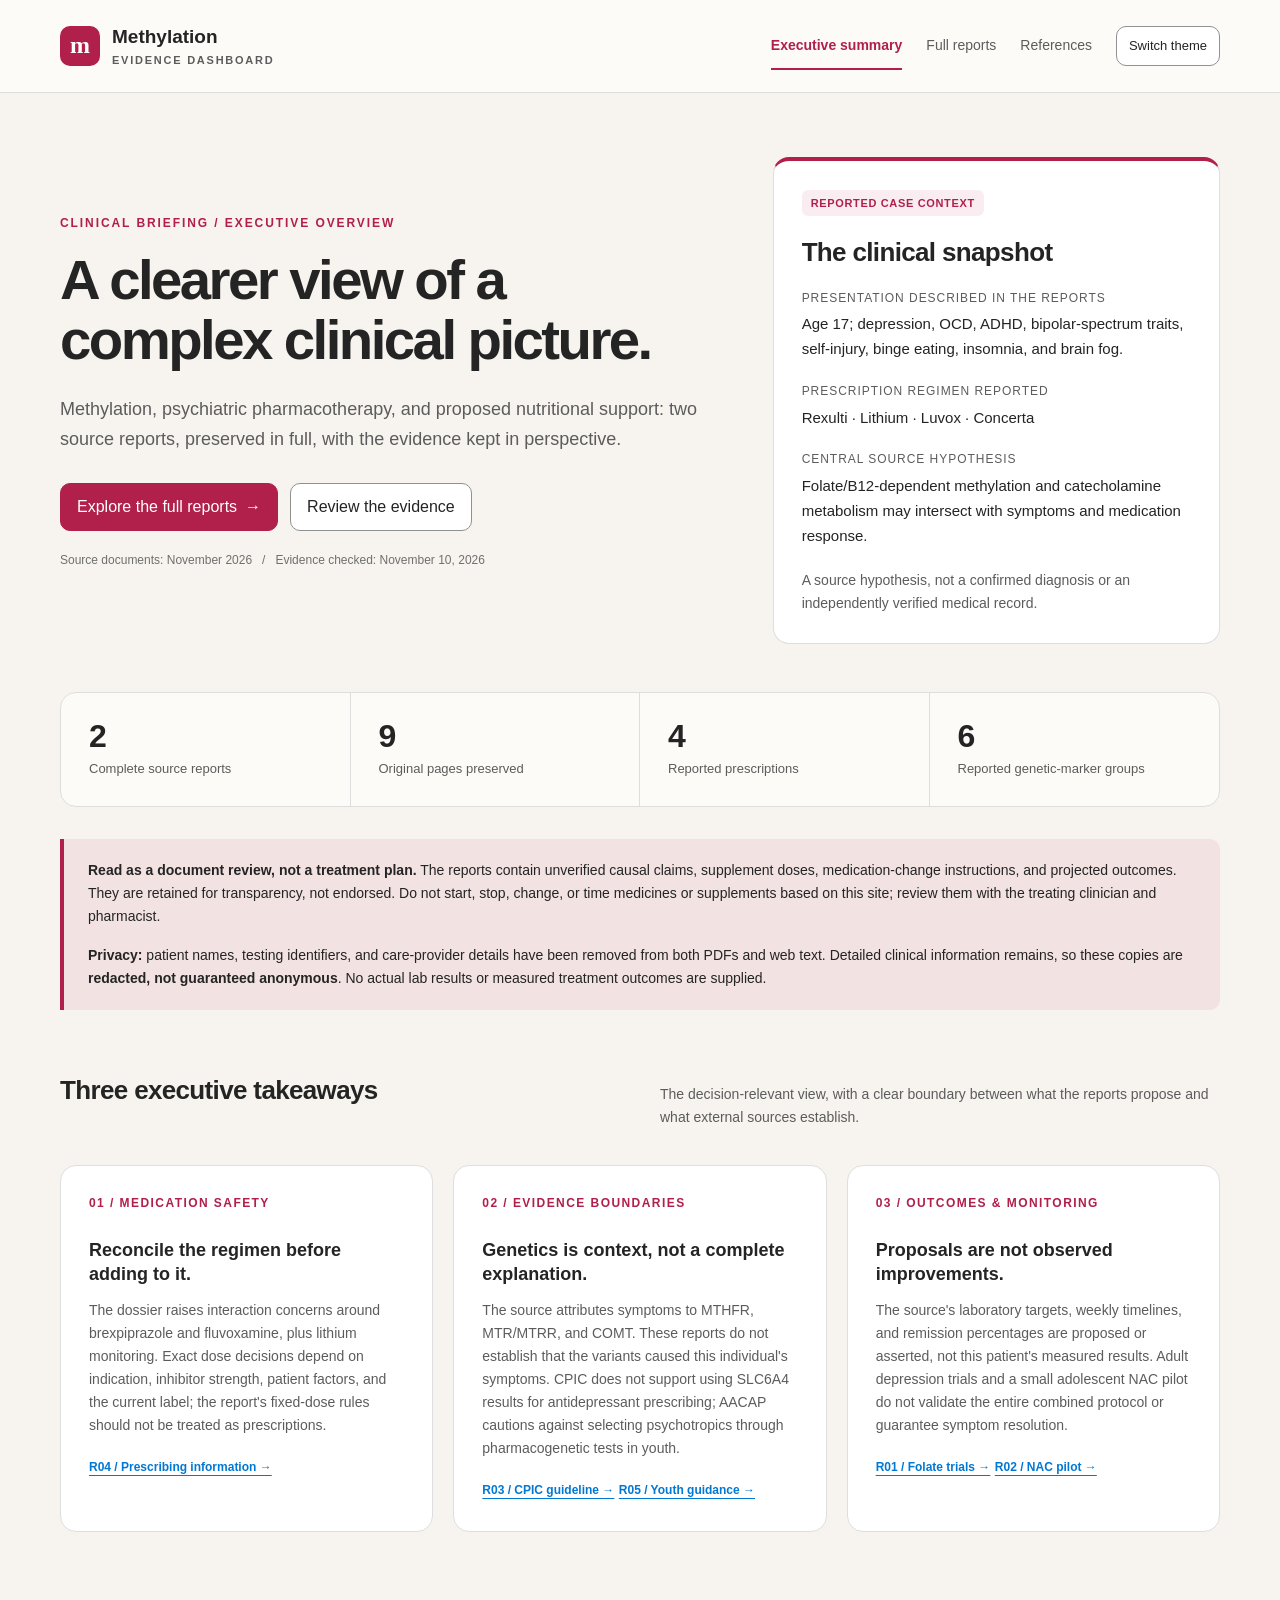
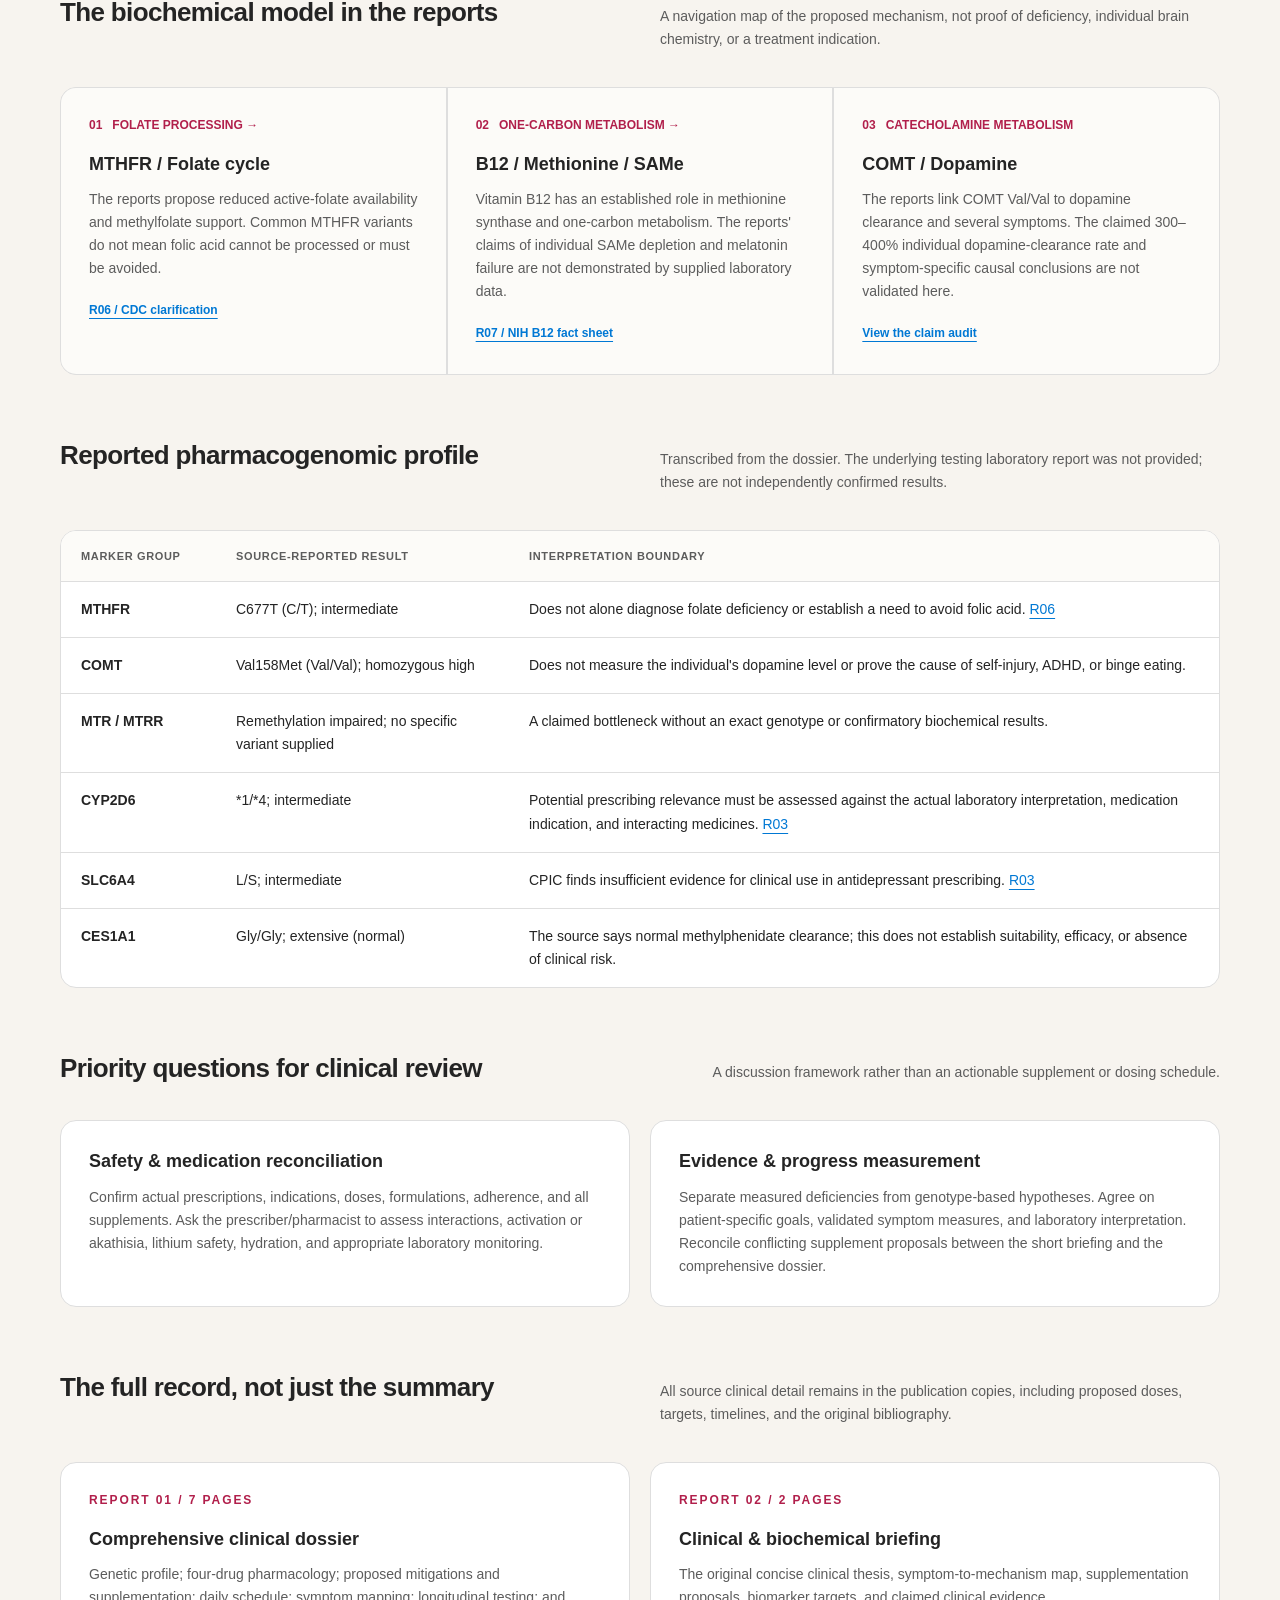
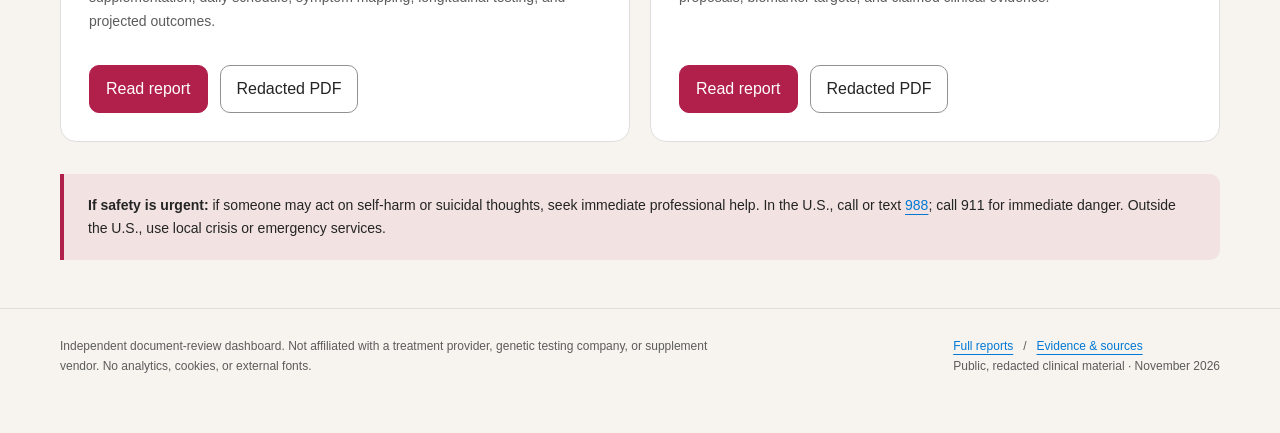
<file: index.html>
<!doctype html>
<html lang="en">
<head>
  <meta charset="utf-8">
  <meta name="viewport" content="width=device-width, initial-scale=1">
  <meta name="referrer" content="no-referrer">
  <meta name="robots" content="noindex, nofollow, noarchive">
  <meta name="description" content="Executive summary, complete redacted clinical briefings, and an independently linked evidence reference library.">
  <title>Executive Summary | Methylation Evidence Dashboard</title>
  <script>
    (() => {
      const param = new URLSearchParams(window.location.search).get("scoutTheme");
      const theme =
        param || (window.matchMedia("(prefers-color-scheme: dark)").matches ? "dark" : "light");
      document.documentElement.setAttribute("data-theme", theme);
    })();
  </script>
  <link rel="stylesheet" href="styles.css?v=pdf-original-2">
  <script src="app.js?v=pdf-original-2" defer></script>
</head>
<body>
  <a class="skip" href="#main">Skip to content</a>
  <header><div class="shell topbar">
    <a class="brand" href="index.html"><span class="brand-icon" aria-hidden="true">m</span><span>Methylation<span><small>Evidence dashboard</small></span></span></a>
    <nav aria-label="Main navigation"><a href="index.html" aria-current="page">Executive summary</a><a href="reports.html">Full reports</a><a href="references.html">References</a><button class="theme-toggle" type="button" aria-label="Switch color theme">Switch theme</button></nav>
  </div></header>
  <main id="main" class="shell">
    <div class="hero">
      <div>
        <p class="eyebrow">Clinical briefing / Executive overview</p>
        <h1>A clearer view of a complex clinical picture.</h1>
        <p class="lede">Methylation, psychiatric pharmacotherapy, and proposed nutritional support: two source reports, preserved in full, with the evidence kept in perspective.</p>
        <div class="actions"><a class="button primary" href="reports.html">Explore the full reports <span aria-hidden="true">&rarr;</span></a><a class="button" href="references.html">Review the evidence</a></div>
        <p class="meta">Source documents: November 2026 &nbsp; / &nbsp; Evidence checked: November 10, 2026</p>
      </div>
      <aside class="card snapshot" aria-labelledby="snapshot-heading">
        <span class="pill">Reported case context</span>
        <h2 id="snapshot-heading" style="margin-top:20px">The clinical snapshot</h2>
        <dl>
          <dt>Presentation described in the reports</dt><dd>Age 17; depression, OCD, ADHD, bipolar-spectrum traits, self-injury, binge eating, insomnia, and brain fog.</dd>
          <dt>Prescription regimen reported</dt><dd>Rexulti &middot; Lithium &middot; Luvox &middot; Concerta</dd>
          <dt>Central source hypothesis</dt><dd>Folate/B12-dependent methylation and catecholamine metabolism may intersect with symptoms and medication response.</dd>
        </dl>
        <p class="fine" style="margin-top:20px">A source hypothesis, not a confirmed diagnosis or an independently verified medical record.</p>
      </aside>
    </div>
    <div class="stats" aria-label="Document coverage">
      <div class="stat"><strong>2</strong><span>Complete source reports</span></div>
      <div class="stat"><strong>9</strong><span>Original pages preserved</span></div>
      <div class="stat"><strong>4</strong><span>Reported prescriptions</span></div>
      <div class="stat"><strong>6</strong><span>Reported genetic-marker groups</span></div>
    </div>
    <aside class="notice" aria-label="Important medical and privacy context">
      <p><strong>Read as a document review, not a treatment plan.</strong> The reports contain unverified causal claims, supplement doses, medication-change instructions, and projected outcomes. They are retained for transparency, not endorsed. Do not start, stop, change, or time medicines or supplements based on this site; review them with the treating clinician and pharmacist.</p>
      <p><strong>Privacy:</strong> patient names, testing identifiers, and care-provider details have been removed from both PDFs and web text. Detailed clinical information remains, so these copies are <strong>redacted, not guaranteed anonymous</strong>. No actual lab results or measured treatment outcomes are supplied.</p>
    </aside>
    <section class="section" aria-labelledby="takeaways">
      <div class="section-heading"><h2 id="takeaways">Three executive takeaways</h2><p>The decision-relevant view, with a clear boundary between what the reports propose and what external sources establish.</p></div>
      <div class="grid three">
        <article class="card"><div class="number">01 / MEDICATION SAFETY</div><h3>Reconcile the regimen before adding to it.</h3><p>The dossier raises interaction concerns around brexpiprazole and fluvoxamine, plus lithium monitoring. Exact dose decisions depend on indication, inhibitor strength, patient factors, and the current label; the report's fixed-dose rules should not be treated as prescriptions.</p><a class="cite" href="references.html#R04">R04 / Prescribing information &rarr;</a></article>
        <article class="card"><div class="number">02 / EVIDENCE BOUNDARIES</div><h3>Genetics is context, not a complete explanation.</h3><p>The source attributes symptoms to MTHFR, MTR/MTRR, and COMT. These reports do not establish that the variants caused this individual's symptoms. CPIC does not support using SLC6A4 results for antidepressant prescribing; AACAP cautions against selecting psychotropics through pharmacogenetic tests in youth.</p><a class="cite" href="references.html#R03">R03 / CPIC guideline &rarr;</a> <a class="cite" href="references.html#R05">R05 / Youth guidance &rarr;</a></article>
        <article class="card"><div class="number">03 / OUTCOMES &amp; MONITORING</div><h3>Proposals are not observed improvements.</h3><p>The source's laboratory targets, weekly timelines, and remission percentages are proposed or asserted, not this patient's measured results. Adult depression trials and a small adolescent NAC pilot do not validate the entire combined protocol or guarantee symptom resolution.</p><a class="cite" href="references.html#R01">R01 / Folate trials &rarr;</a> <a class="cite" href="references.html#R02">R02 / NAC pilot &rarr;</a></article>
      </div>
    </section>
    <section class="section" aria-labelledby="pathway-heading">
      <div class="section-heading"><h2 id="pathway-heading">The biochemical model in the reports</h2><p>A navigation map of the proposed mechanism, not proof of deficiency, individual brain chemistry, or a treatment indication.</p></div>
      <div class="pathway">
        <div><p class="step">01 &nbsp; FOLATE PROCESSING &rarr;</p><h3>MTHFR / Folate cycle</h3><p>The reports propose reduced active-folate availability and methylfolate support. Common MTHFR variants do not mean folic acid cannot be processed or must be avoided.</p><a class="cite" href="references.html#R06">R06 / CDC clarification</a></div>
        <div><p class="step">02 &nbsp; ONE-CARBON METABOLISM &rarr;</p><h3>B12 / Methionine / SAMe</h3><p>Vitamin B12 has an established role in methionine synthase and one-carbon metabolism. The reports' claims of individual SAMe depletion and melatonin failure are not demonstrated by supplied laboratory data.</p><a class="cite" href="references.html#R07">R07 / NIH B12 fact sheet</a></div>
        <div><p class="step">03 &nbsp; CATECHOLAMINE METABOLISM</p><h3>COMT / Dopamine</h3><p>The reports link COMT Val/Val to dopamine clearance and several symptoms. The claimed 300&ndash;400% individual dopamine-clearance rate and symptom-specific causal conclusions are not validated here.</p><a class="cite" href="references.html#claim-audit">View the claim audit</a></div>
      </div>
    </section>
    <section class="section" aria-labelledby="genetics-heading">
      <div class="section-heading"><h2 id="genetics-heading">Reported pharmacogenomic profile</h2><p>Transcribed from the dossier. The underlying testing laboratory report was not provided; these are not independently confirmed results.</p></div>
      <div class="table-wrap"><table>
        <thead><tr><th scope="col">Marker group</th><th scope="col">Source-reported result</th><th scope="col">Interpretation boundary</th></tr></thead>
        <tbody>
          <tr><td>MTHFR</td><td>C677T (C/T); intermediate</td><td>Does not alone diagnose folate deficiency or establish a need to avoid folic acid. <a href="references.html#R06">R06</a></td></tr>
          <tr><td>COMT</td><td>Val158Met (Val/Val); homozygous high</td><td>Does not measure the individual's dopamine level or prove the cause of self-injury, ADHD, or binge eating.</td></tr>
          <tr><td>MTR / MTRR</td><td>Remethylation impaired; no specific variant supplied</td><td>A claimed bottleneck without an exact genotype or confirmatory biochemical results.</td></tr>
          <tr><td>CYP2D6</td><td>*1/*4; intermediate</td><td>Potential prescribing relevance must be assessed against the actual laboratory interpretation, medication indication, and interacting medicines. <a href="references.html#R03">R03</a></td></tr>
          <tr><td>SLC6A4</td><td>L/S; intermediate</td><td>CPIC finds insufficient evidence for clinical use in antidepressant prescribing. <a href="references.html#R03">R03</a></td></tr>
          <tr><td>CES1A1</td><td>Gly/Gly; extensive (normal)</td><td>The source says normal methylphenidate clearance; this does not establish suitability, efficacy, or absence of clinical risk.</td></tr>
        </tbody>
      </table></div>
    </section>
    <section class="section" aria-labelledby="review-heading">
      <div class="section-heading"><h2 id="review-heading">Priority questions for clinical review</h2><p>A discussion framework rather than an actionable supplement or dosing schedule.</p></div>
      <div class="grid two">
        <div class="card"><h3>Safety &amp; medication reconciliation</h3><p>Confirm actual prescriptions, indications, doses, formulations, adherence, and all supplements. Ask the prescriber/pharmacist to assess interactions, activation or akathisia, lithium safety, hydration, and appropriate laboratory monitoring.</p></div>
        <div class="card"><h3>Evidence &amp; progress measurement</h3><p>Separate measured deficiencies from genotype-based hypotheses. Agree on patient-specific goals, validated symptom measures, and laboratory interpretation. Reconcile conflicting supplement proposals between the short briefing and the comprehensive dossier.</p></div>
      </div>
    </section>
    <section class="section" aria-labelledby="documents-heading">
      <div class="section-heading"><h2 id="documents-heading">The full record, not just the summary</h2><p>All source clinical detail remains in the publication copies, including proposed doses, targets, timelines, and the original bibliography.</p></div>
      <div class="grid two">
        <article class="card report-card"><span class="eyebrow">Report 01 / 7 pages</span><h3>Comprehensive clinical dossier</h3><p>Genetic profile; four-drug pharmacology; proposed mitigations and supplementation; daily schedule; symptom mapping; longitudinal testing; and projected outcomes.</p><div class="actions"><a class="button primary" href="reports.html?report=report-1">Read report</a><a class="button" href="downloads/report-1.pdf" download>Redacted PDF</a></div></article>
        <article class="card report-card"><span class="eyebrow">Report 02 / 2 pages</span><h3>Clinical &amp; biochemical briefing</h3><p>The original concise clinical thesis, symptom-to-mechanism map, supplementation proposals, biomarker targets, and claimed clinical evidence.</p><div class="actions"><a class="button primary" href="reports.html?report=report-2">Read report</a><a class="button" href="downloads/report-2.pdf" download>Redacted PDF</a></div></article>
      </div>
    </section>
    <aside class="notice"><p><strong>If safety is urgent:</strong> if someone may act on self-harm or suicidal thoughts, seek immediate professional help. In the U.S., call or text <a href="https://988lifeline.org/" rel="noreferrer">988</a>; call 911 for immediate danger. Outside the U.S., use local crisis or emergency services.</p></aside>
  </main>
  <footer><div class="shell footer-row"><p>Independent document-review dashboard. Not affiliated with a treatment provider, genetic testing company, or supplement vendor. No analytics, cookies, or external fonts.</p><p><a href="reports.html">Full reports</a> &nbsp; / &nbsp; <a href="references.html">Evidence &amp; sources</a><br>Public, redacted clinical material &middot; November 2026</p></div></footer>
</body>
</html>
</file>
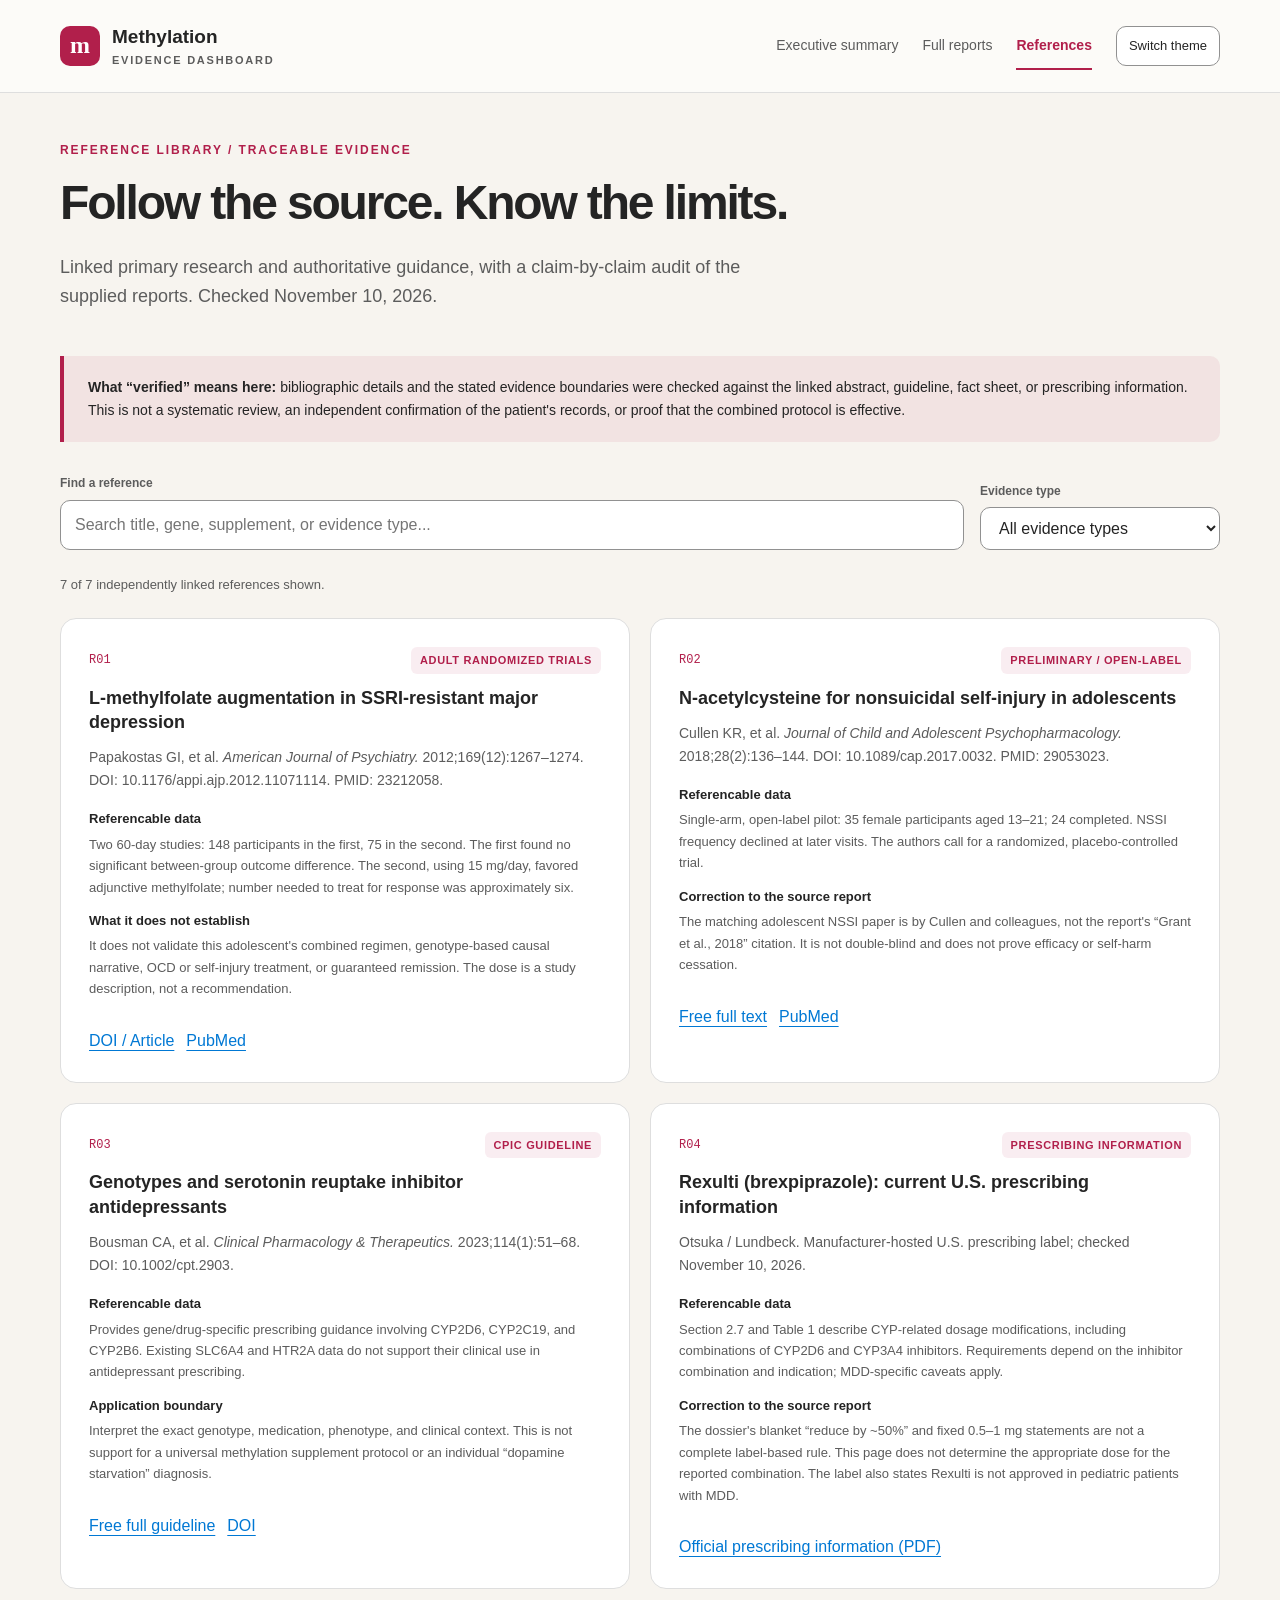
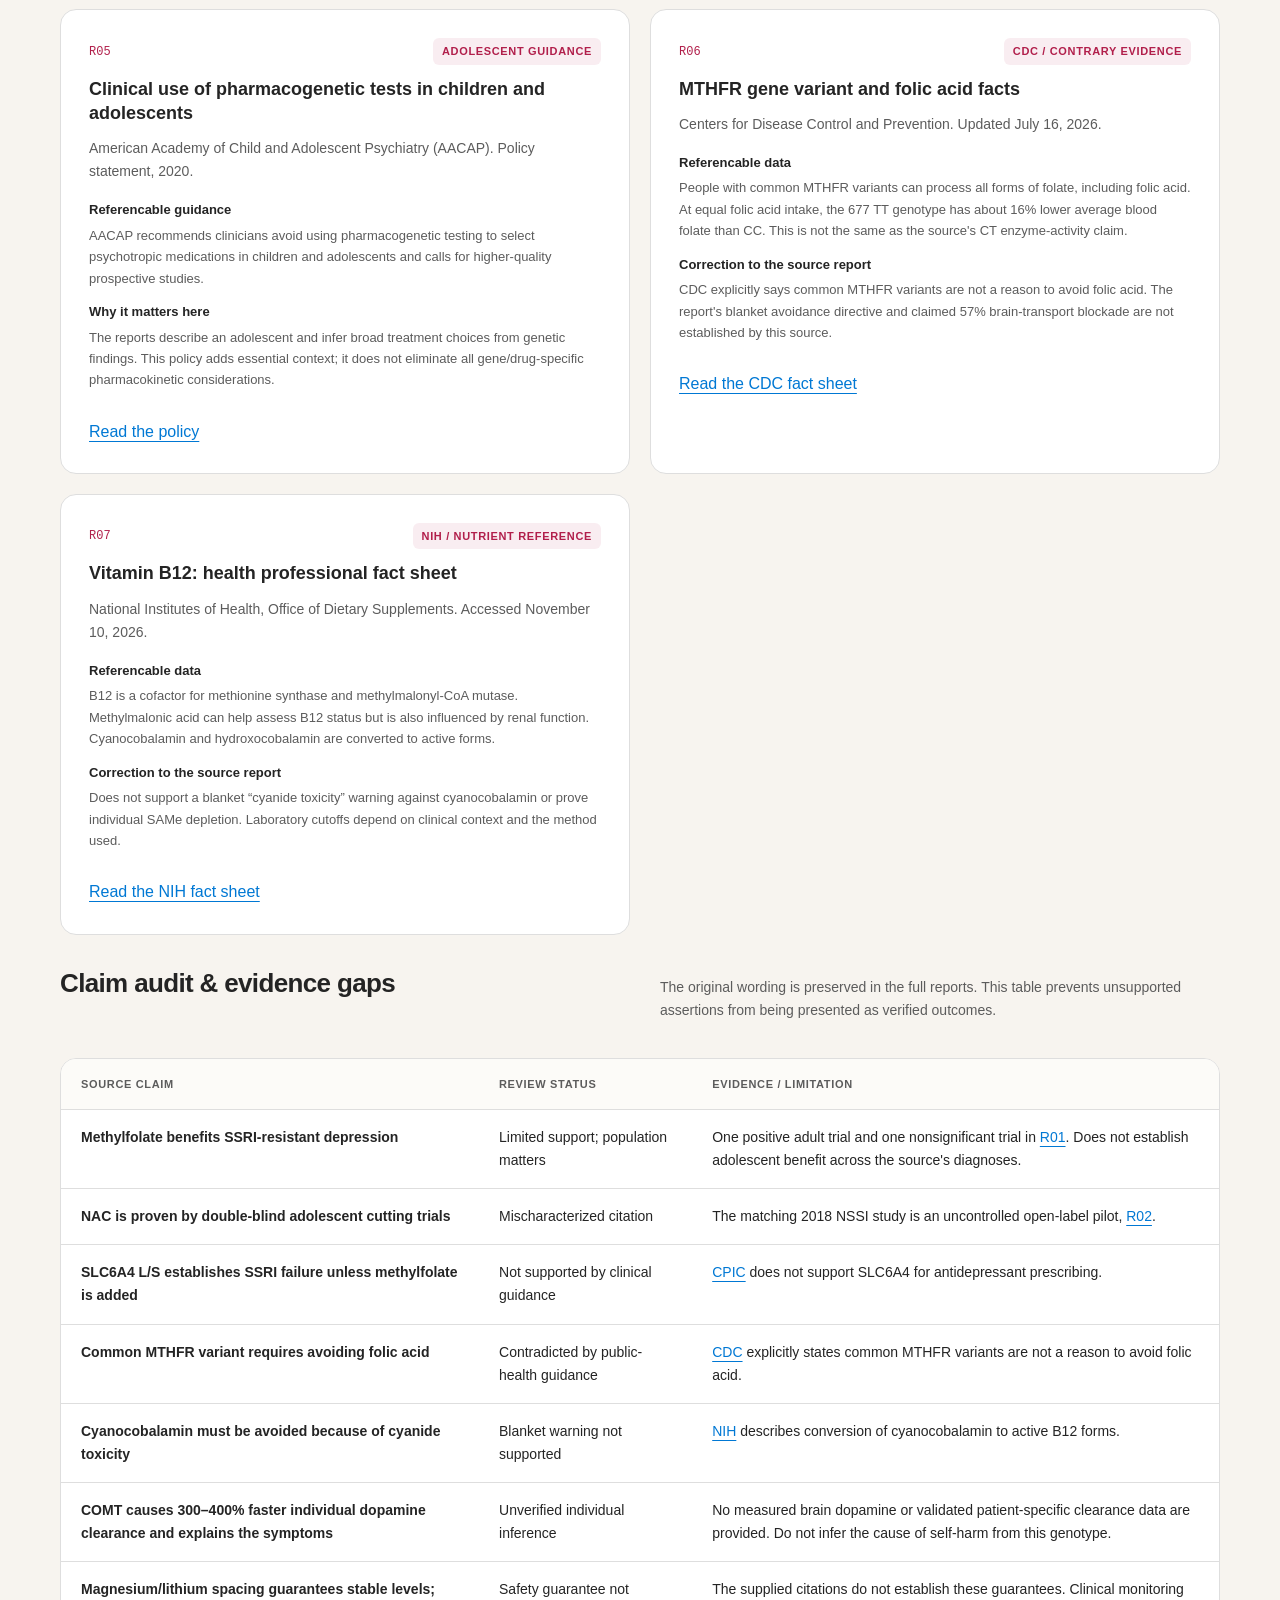
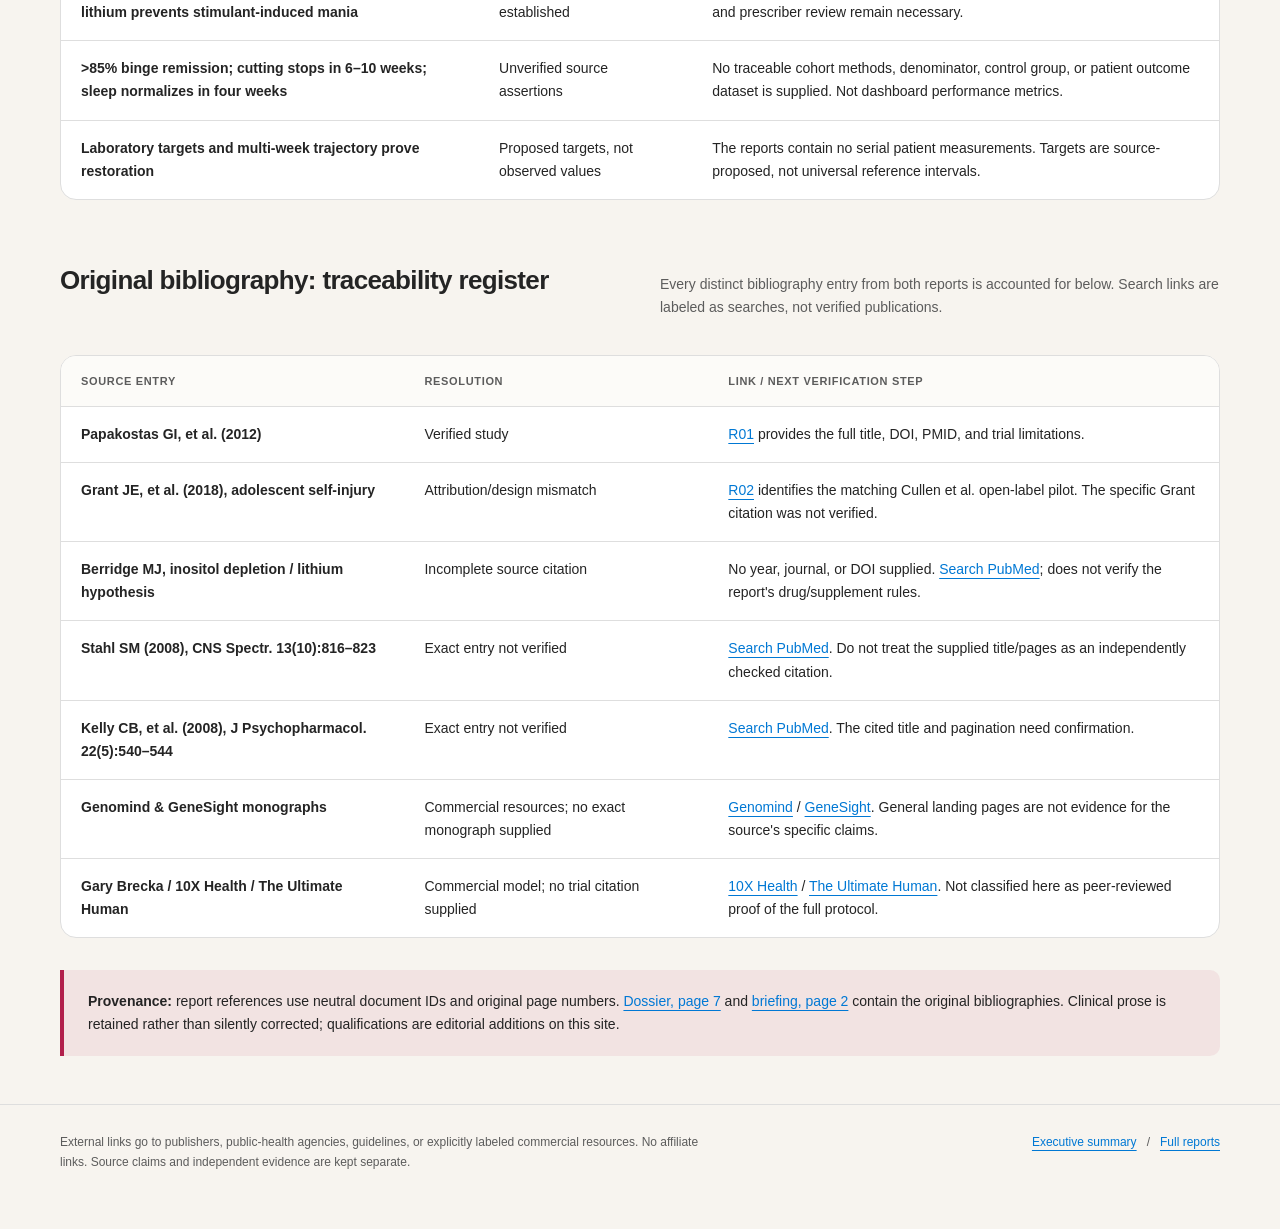
<file: references.html>
<!doctype html>
<html lang="en">
<head>
  <meta charset="utf-8">
  <meta name="viewport" content="width=device-width, initial-scale=1">
  <meta name="referrer" content="no-referrer">
  <meta name="robots" content="noindex, nofollow, noarchive">
  <title>References &amp; Claim Audit | Methylation Evidence Dashboard</title>
  <script>
    (() => {
      const param = new URLSearchParams(window.location.search).get("scoutTheme");
      const theme =
        param || (window.matchMedia("(prefers-color-scheme: dark)").matches ? "dark" : "light");
      document.documentElement.setAttribute("data-theme", theme);
    })();
  </script>
  <link rel="stylesheet" href="styles.css?v=pdf-original-2">
  <script src="app.js?v=pdf-original-2" defer></script>
</head>
<body data-page="references">
  <a class="skip" href="#main">Skip to content</a>
  <header><div class="shell topbar">
    <a class="brand" href="index.html"><span class="brand-icon" aria-hidden="true">m</span><span>Methylation<small>Evidence dashboard</small></span></a>
    <nav aria-label="Main navigation"><a href="index.html">Executive summary</a><a href="reports.html">Full reports</a><a href="references.html" aria-current="page">References</a><button class="theme-toggle" type="button" aria-label="Switch color theme">Switch theme</button></nav>
  </div></header>
  <main id="main" class="shell">
    <div class="page-heading"><p class="eyebrow">Reference library / Traceable evidence</p><h1>Follow the source. Know the limits.</h1><p class="lede">Linked primary research and authoritative guidance, with a claim-by-claim audit of the supplied reports. Checked November 10, 2026.</p></div>
    <aside class="notice"><p><strong>What “verified” means here:</strong> bibliographic details and the stated evidence boundaries were checked against the linked abstract, guideline, fact sheet, or prescribing information. This is not a systematic review, an independent confirmation of the patient's records, or proof that the combined protocol is effective.</p></aside>
    <div class="toolbar"><div class="field"><label for="reference-search">Find a reference</label><input id="reference-search" type="search" placeholder="Search title, gene, supplement, or evidence type..." autocomplete="off"></div><div class="field"><label for="reference-filter">Evidence type</label><select id="reference-filter"><option value="all">All evidence types</option><option value="trial">Randomized trials</option><option value="pilot">Preliminary study</option><option value="guidance">Guideline / Prescribing label</option><option value="fact">Public-health fact sheet</option></select></div></div>
    <p id="reference-status" class="status" role="status" aria-live="polite"></p>
    <div class="grid two" id="reference-list">
      <article class="card reference" id="R01" data-type="trial"><div class="ref-top"><span class="ref-id">R01</span><span class="pill">Adult randomized trials</span></div><h3>L-methylfolate augmentation in SSRI-resistant major depression</h3><p>Papakostas GI, et al. <em>American Journal of Psychiatry.</em> 2012;169(12):1267&ndash;1274. DOI: 10.1176/appi.ajp.2012.11071114. PMID: 23212058.</p><dl><dt>Referencable data</dt><dd>Two 60-day studies: 148 participants in the first, 75 in the second. The first found no significant between-group outcome difference. The second, using 15 mg/day, favored adjunctive methylfolate; number needed to treat for response was approximately six.</dd><dt>What it does not establish</dt><dd>It does not validate this adolescent's combined regimen, genotype-based causal narrative, OCD or self-injury treatment, or guaranteed remission. The dose is a study description, not a recommendation.</dd></dl><div class="actions"><a href="https://doi.org/10.1176/appi.ajp.2012.11071114" rel="noreferrer">DOI / Article</a><a href="https://pubmed.ncbi.nlm.nih.gov/23212058/" rel="noreferrer">PubMed</a></div></article>
      <article class="card reference" id="R02" data-type="pilot"><div class="ref-top"><span class="ref-id">R02</span><span class="pill">Preliminary / Open-label</span></div><h3>N-acetylcysteine for nonsuicidal self-injury in adolescents</h3><p>Cullen KR, et al. <em>Journal of Child and Adolescent Psychopharmacology.</em> 2018;28(2):136&ndash;144. DOI: 10.1089/cap.2017.0032. PMID: 29053023.</p><dl><dt>Referencable data</dt><dd>Single-arm, open-label pilot: 35 female participants aged 13&ndash;21; 24 completed. NSSI frequency declined at later visits. The authors call for a randomized, placebo-controlled trial.</dd><dt>Correction to the source report</dt><dd>The matching adolescent NSSI paper is by Cullen and colleagues, not the report's “Grant et al., 2018” citation. It is not double-blind and does not prove efficacy or self-harm cessation.</dd></dl><div class="actions"><a href="https://pmc.ncbi.nlm.nih.gov/articles/PMC5831760/" rel="noreferrer">Free full text</a><a href="https://pubmed.ncbi.nlm.nih.gov/29053023/" rel="noreferrer">PubMed</a></div></article>
      <article class="card reference" id="R03" data-type="guidance"><div class="ref-top"><span class="ref-id">R03</span><span class="pill">CPIC guideline</span></div><h3>Genotypes and serotonin reuptake inhibitor antidepressants</h3><p>Bousman CA, et al. <em>Clinical Pharmacology &amp; Therapeutics.</em> 2023;114(1):51&ndash;68. DOI: 10.1002/cpt.2903.</p><dl><dt>Referencable data</dt><dd>Provides gene/drug-specific prescribing guidance involving CYP2D6, CYP2C19, and CYP2B6. Existing SLC6A4 and HTR2A data do not support their clinical use in antidepressant prescribing.</dd><dt>Application boundary</dt><dd>Interpret the exact genotype, medication, phenotype, and clinical context. This is not support for a universal methylation supplement protocol or an individual “dopamine starvation” diagnosis.</dd></dl><div class="actions"><a href="https://pmc.ncbi.nlm.nih.gov/articles/PMC10564324/" rel="noreferrer">Free full guideline</a><a href="https://doi.org/10.1002/cpt.2903" rel="noreferrer">DOI</a></div></article>
      <article class="card reference" id="R04" data-type="guidance"><div class="ref-top"><span class="ref-id">R04</span><span class="pill">Prescribing information</span></div><h3>Rexulti (brexpiprazole): current U.S. prescribing information</h3><p>Otsuka / Lundbeck. Manufacturer-hosted U.S. prescribing label; checked November 10, 2026.</p><dl><dt>Referencable data</dt><dd>Section 2.7 and Table 1 describe CYP-related dosage modifications, including combinations of CYP2D6 and CYP3A4 inhibitors. Requirements depend on the inhibitor combination and indication; MDD-specific caveats apply.</dd><dt>Correction to the source report</dt><dd>The dossier's blanket “reduce by ~50%” and fixed 0.5&ndash;1 mg statements are not a complete label-based rule. This page does not determine the appropriate dose for the reported combination. The label also states Rexulti is not approved in pediatric patients with MDD.</dd></dl><div class="actions"><a href="https://www.otsuka-us.com/media/static/Rexulti-PI.pdf" rel="noreferrer">Official prescribing information (PDF)</a></div></article>
      <article class="card reference" id="R05" data-type="guidance"><div class="ref-top"><span class="ref-id">R05</span><span class="pill">Adolescent guidance</span></div><h3>Clinical use of pharmacogenetic tests in children and adolescents</h3><p>American Academy of Child and Adolescent Psychiatry (AACAP). Policy statement, 2020.</p><dl><dt>Referencable guidance</dt><dd>AACAP recommends clinicians avoid using pharmacogenetic testing to select psychotropic medications in children and adolescents and calls for higher-quality prospective studies.</dd><dt>Why it matters here</dt><dd>The reports describe an adolescent and infer broad treatment choices from genetic findings. This policy adds essential context; it does not eliminate all gene/drug-specific pharmacokinetic considerations.</dd></dl><div class="actions"><a href="https://www.aacap.org/AACAP/Policy_Statements/2020/Clinical-Use-Pharmacogenetic-Tests-Prescribing-Psychotropic-Medications-for-Children-Adolescents.aspx" rel="noreferrer">Read the policy</a></div></article>
      <article class="card reference" id="R06" data-type="fact"><div class="ref-top"><span class="ref-id">R06</span><span class="pill">CDC / Contrary evidence</span></div><h3>MTHFR gene variant and folic acid facts</h3><p>Centers for Disease Control and Prevention. Updated July 16, 2026.</p><dl><dt>Referencable data</dt><dd>People with common MTHFR variants can process all forms of folate, including folic acid. At equal folic acid intake, the 677 TT genotype has about 16% lower average blood folate than CC. This is not the same as the source's CT enzyme-activity claim.</dd><dt>Correction to the source report</dt><dd>CDC explicitly says common MTHFR variants are not a reason to avoid folic acid. The report's blanket avoidance directive and claimed 57% brain-transport blockade are not established by this source.</dd></dl><div class="actions"><a href="https://www.cdc.gov/folic-acid/data-research/mthfr/index.html" rel="noreferrer">Read the CDC fact sheet</a></div></article>
      <article class="card reference" id="R07" data-type="fact"><div class="ref-top"><span class="ref-id">R07</span><span class="pill">NIH / Nutrient reference</span></div><h3>Vitamin B12: health professional fact sheet</h3><p>National Institutes of Health, Office of Dietary Supplements. Accessed November 10, 2026.</p><dl><dt>Referencable data</dt><dd>B12 is a cofactor for methionine synthase and methylmalonyl-CoA mutase. Methylmalonic acid can help assess B12 status but is also influenced by renal function. Cyanocobalamin and hydroxocobalamin are converted to active forms.</dd><dt>Correction to the source report</dt><dd>Does not support a blanket “cyanide toxicity” warning against cyanocobalamin or prove individual SAMe depletion. Laboratory cutoffs depend on clinical context and the method used.</dd></dl><div class="actions"><a href="https://ods.od.nih.gov/factsheets/VitaminB12-HealthProfessional/" rel="noreferrer">Read the NIH fact sheet</a></div></article>
    </div>
    <p id="reference-empty" class="empty" hidden>No references match that search. Clear the search or change the evidence filter.</p>
    <section class="section" id="claim-audit" aria-labelledby="audit-heading">
      <div class="section-heading"><h2 id="audit-heading">Claim audit &amp; evidence gaps</h2><p>The original wording is preserved in the full reports. This table prevents unsupported assertions from being presented as verified outcomes.</p></div>
      <div class="table-wrap"><table><thead><tr><th scope="col">Source claim</th><th scope="col">Review status</th><th scope="col">Evidence / Limitation</th></tr></thead><tbody>
        <tr><td>Methylfolate benefits SSRI-resistant depression</td><td>Limited support; population matters</td><td>One positive adult trial and one nonsignificant trial in <a href="#R01">R01</a>. Does not establish adolescent benefit across the source's diagnoses.</td></tr>
        <tr><td>NAC is proven by double-blind adolescent cutting trials</td><td>Mischaracterized citation</td><td>The matching 2018 NSSI study is an uncontrolled open-label pilot, <a href="#R02">R02</a>.</td></tr>
        <tr><td>SLC6A4 L/S establishes SSRI failure unless methylfolate is added</td><td>Not supported by clinical guidance</td><td><a href="#R03">CPIC</a> does not support SLC6A4 for antidepressant prescribing.</td></tr>
        <tr><td>Common MTHFR variant requires avoiding folic acid</td><td>Contradicted by public-health guidance</td><td><a href="#R06">CDC</a> explicitly states common MTHFR variants are not a reason to avoid folic acid.</td></tr>
        <tr><td>Cyanocobalamin must be avoided because of cyanide toxicity</td><td>Blanket warning not supported</td><td><a href="#R07">NIH</a> describes conversion of cyanocobalamin to active B12 forms.</td></tr>
        <tr><td>COMT causes 300&ndash;400% faster individual dopamine clearance and explains the symptoms</td><td>Unverified individual inference</td><td>No measured brain dopamine or validated patient-specific clearance data are provided. Do not infer the cause of self-harm from this genotype.</td></tr>
        <tr><td>Magnesium/lithium spacing guarantees stable levels; lithium prevents stimulant-induced mania</td><td>Safety guarantee not established</td><td>The supplied citations do not establish these guarantees. Clinical monitoring and prescriber review remain necessary.</td></tr>
        <tr><td>&gt;85% binge remission; cutting stops in 6&ndash;10 weeks; sleep normalizes in four weeks</td><td>Unverified source assertions</td><td>No traceable cohort methods, denominator, control group, or patient outcome dataset is supplied. Not dashboard performance metrics.</td></tr>
        <tr><td>Laboratory targets and multi-week trajectory prove restoration</td><td>Proposed targets, not observed values</td><td>The reports contain no serial patient measurements. Targets are source-proposed, not universal reference intervals.</td></tr>
      </tbody></table></div>
    </section>
    <section class="section" aria-labelledby="bibliography-heading">
      <div class="section-heading"><h2 id="bibliography-heading">Original bibliography: traceability register</h2><p>Every distinct bibliography entry from both reports is accounted for below. Search links are labeled as searches, not verified publications.</p></div>
      <div class="table-wrap"><table><thead><tr><th scope="col">Source entry</th><th scope="col">Resolution</th><th scope="col">Link / Next verification step</th></tr></thead><tbody>
        <tr><td>Papakostas GI, et al. (2012)</td><td>Verified study</td><td><a href="#R01">R01</a> provides the full title, DOI, PMID, and trial limitations.</td></tr>
        <tr><td>Grant JE, et al. (2018), adolescent self-injury</td><td>Attribution/design mismatch</td><td><a href="#R02">R02</a> identifies the matching Cullen et al. open-label pilot. The specific Grant citation was not verified.</td></tr>
        <tr><td>Berridge MJ, inositol depletion / lithium hypothesis</td><td>Incomplete source citation</td><td>No year, journal, or DOI supplied. <a href="https://pubmed.ncbi.nlm.nih.gov/?term=Berridge+lithium+inositol+depletion" rel="noreferrer">Search PubMed</a>; does not verify the report's drug/supplement rules.</td></tr>
        <tr><td>Stahl SM (2008), CNS Spectr. 13(10):816&ndash;823</td><td>Exact entry not verified</td><td><a href="https://pubmed.ncbi.nlm.nih.gov/?term=Stahl+2008+methylfolate" rel="noreferrer">Search PubMed</a>. Do not treat the supplied title/pages as an independently checked citation.</td></tr>
        <tr><td>Kelly CB, et al. (2008), J Psychopharmacol. 22(5):540&ndash;544</td><td>Exact entry not verified</td><td><a href="https://pubmed.ncbi.nlm.nih.gov/?term=Kelly+MTHFR+2008+bipolar" rel="noreferrer">Search PubMed</a>. The cited title and pagination need confirmation.</td></tr>
        <tr><td>Genomind &amp; GeneSight monographs</td><td>Commercial resources; no exact monograph supplied</td><td><a href="https://genomind.com/" rel="noreferrer">Genomind</a> / <a href="https://genesight.com/" rel="noreferrer">GeneSight</a>. General landing pages are not evidence for the source's specific claims.</td></tr>
        <tr><td>Gary Brecka / 10X Health / The Ultimate Human</td><td>Commercial model; no trial citation supplied</td><td><a href="https://10xhealthsystem.com/" rel="noreferrer">10X Health</a> / <a href="https://www.theultimatehuman.com/" rel="noreferrer">The Ultimate Human</a>. Not classified here as peer-reviewed proof of the full protocol.</td></tr>
      </tbody></table></div>
    </section>
    <aside class="notice"><p><strong>Provenance:</strong> report references use neutral document IDs and original page numbers. <a href="reports.html?report=report-1&amp;page=7">Dossier, page 7</a> and <a href="reports.html?report=report-2&amp;page=2">briefing, page 2</a> contain the original bibliographies. Clinical prose is retained rather than silently corrected; qualifications are editorial additions on this site.</p></aside>
  </main>
  <footer><div class="shell footer-row"><p>External links go to publishers, public-health agencies, guidelines, or explicitly labeled commercial resources. No affiliate links. Source claims and independent evidence are kept separate.</p><p><a href="index.html">Executive summary</a> &nbsp; / &nbsp; <a href="reports.html">Full reports</a></p></div></footer>
</body>
</html>
</file>
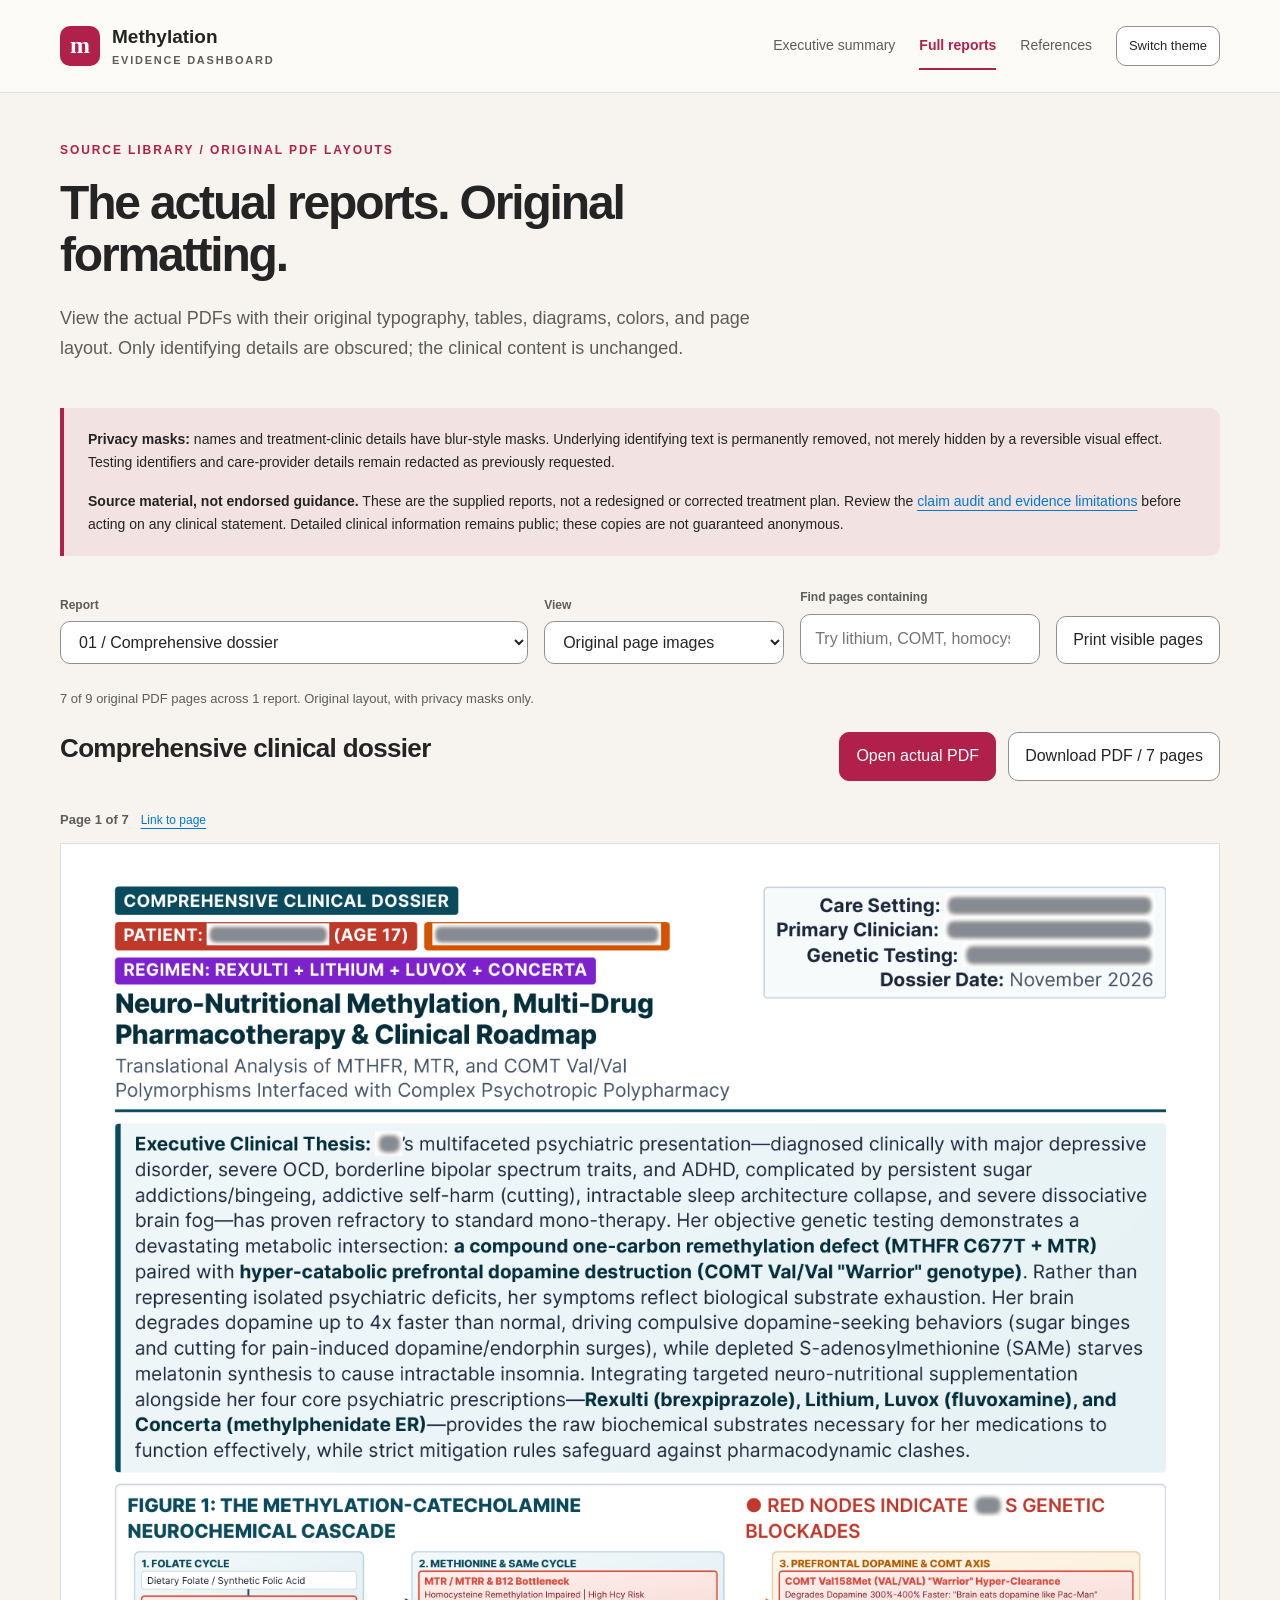
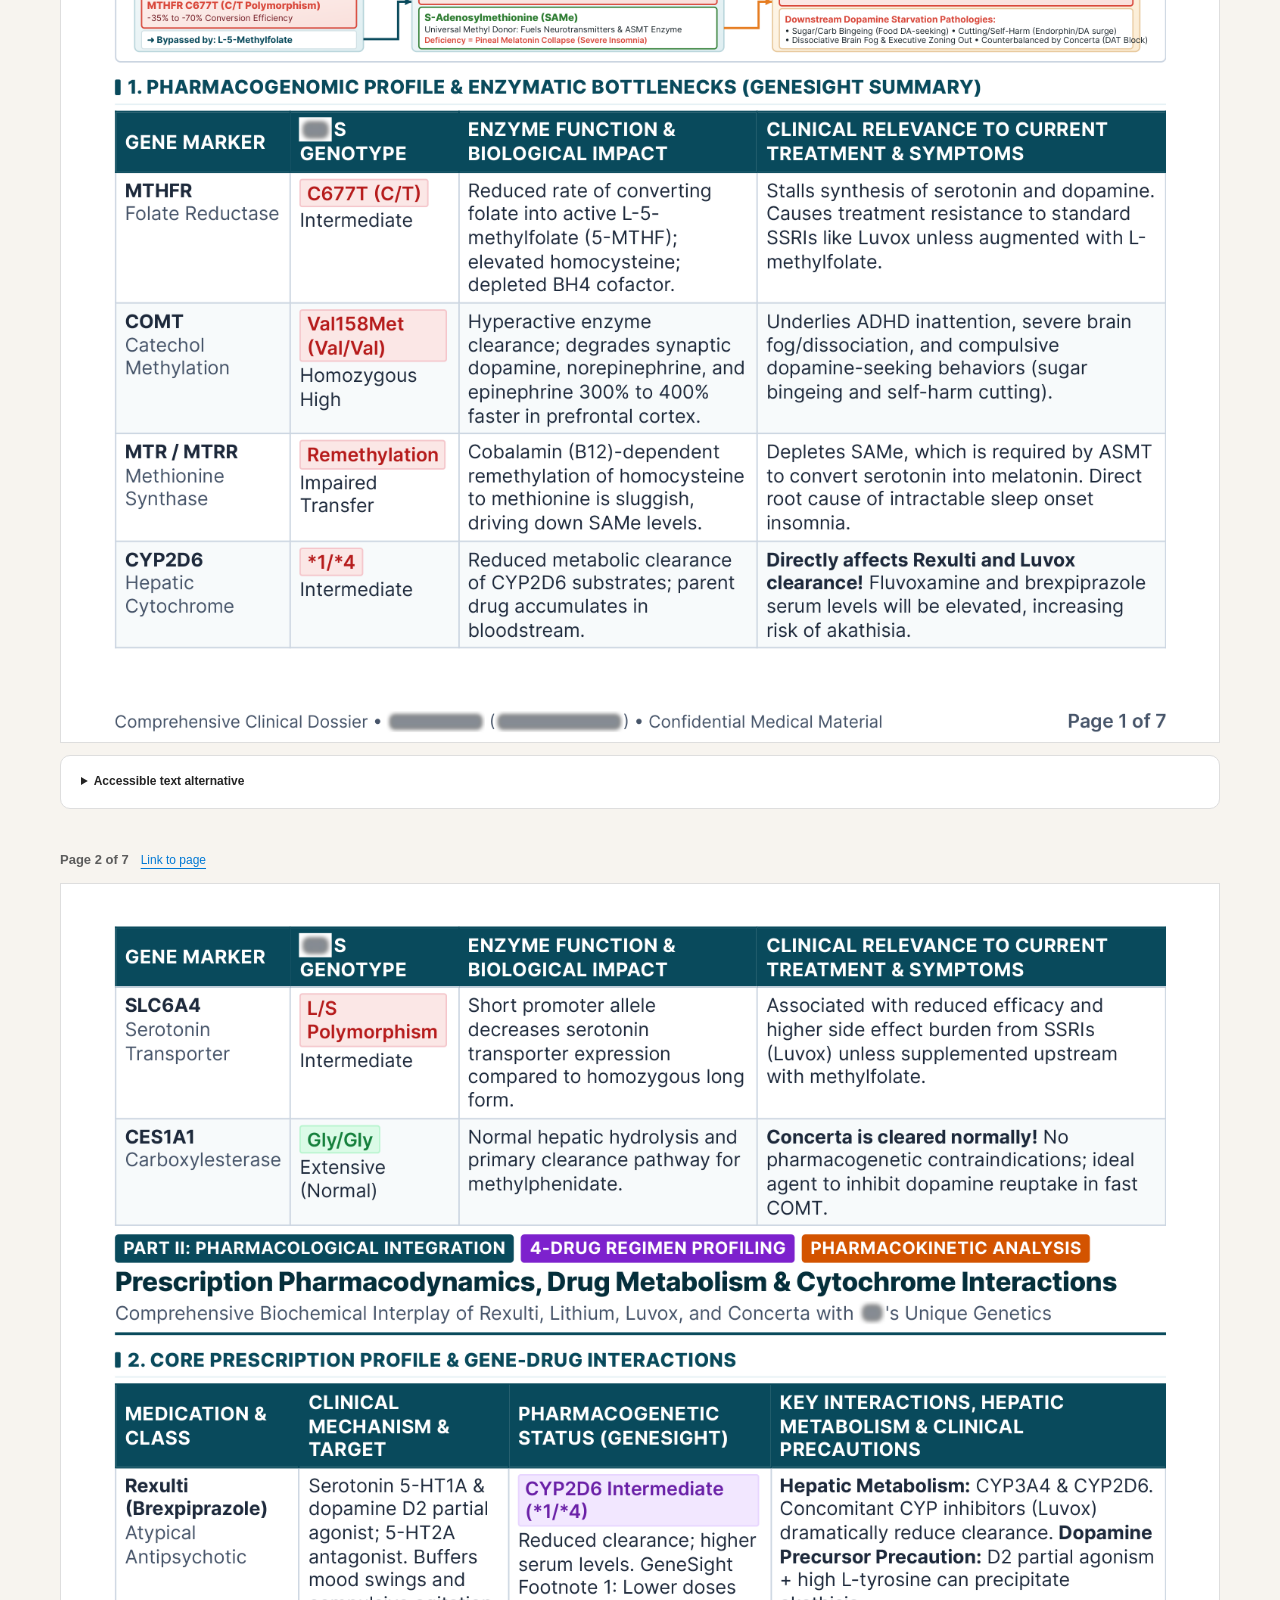
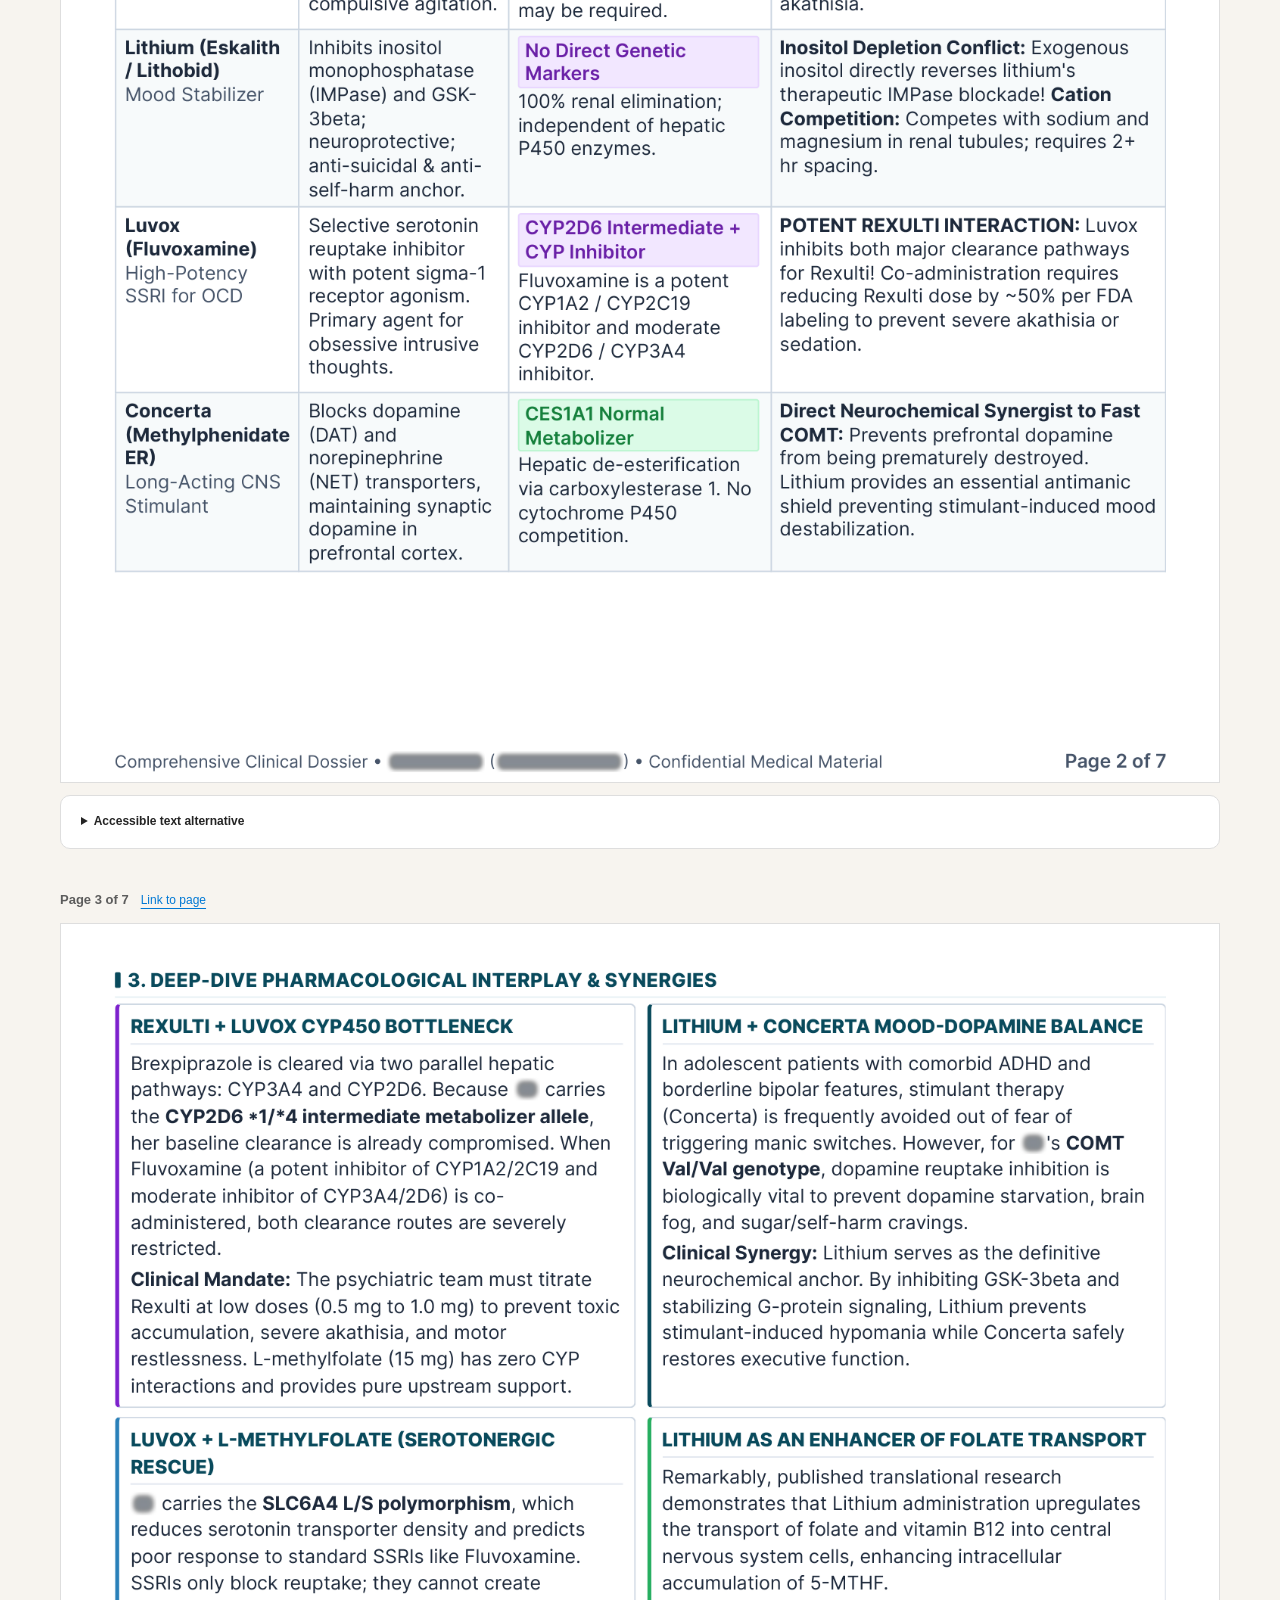
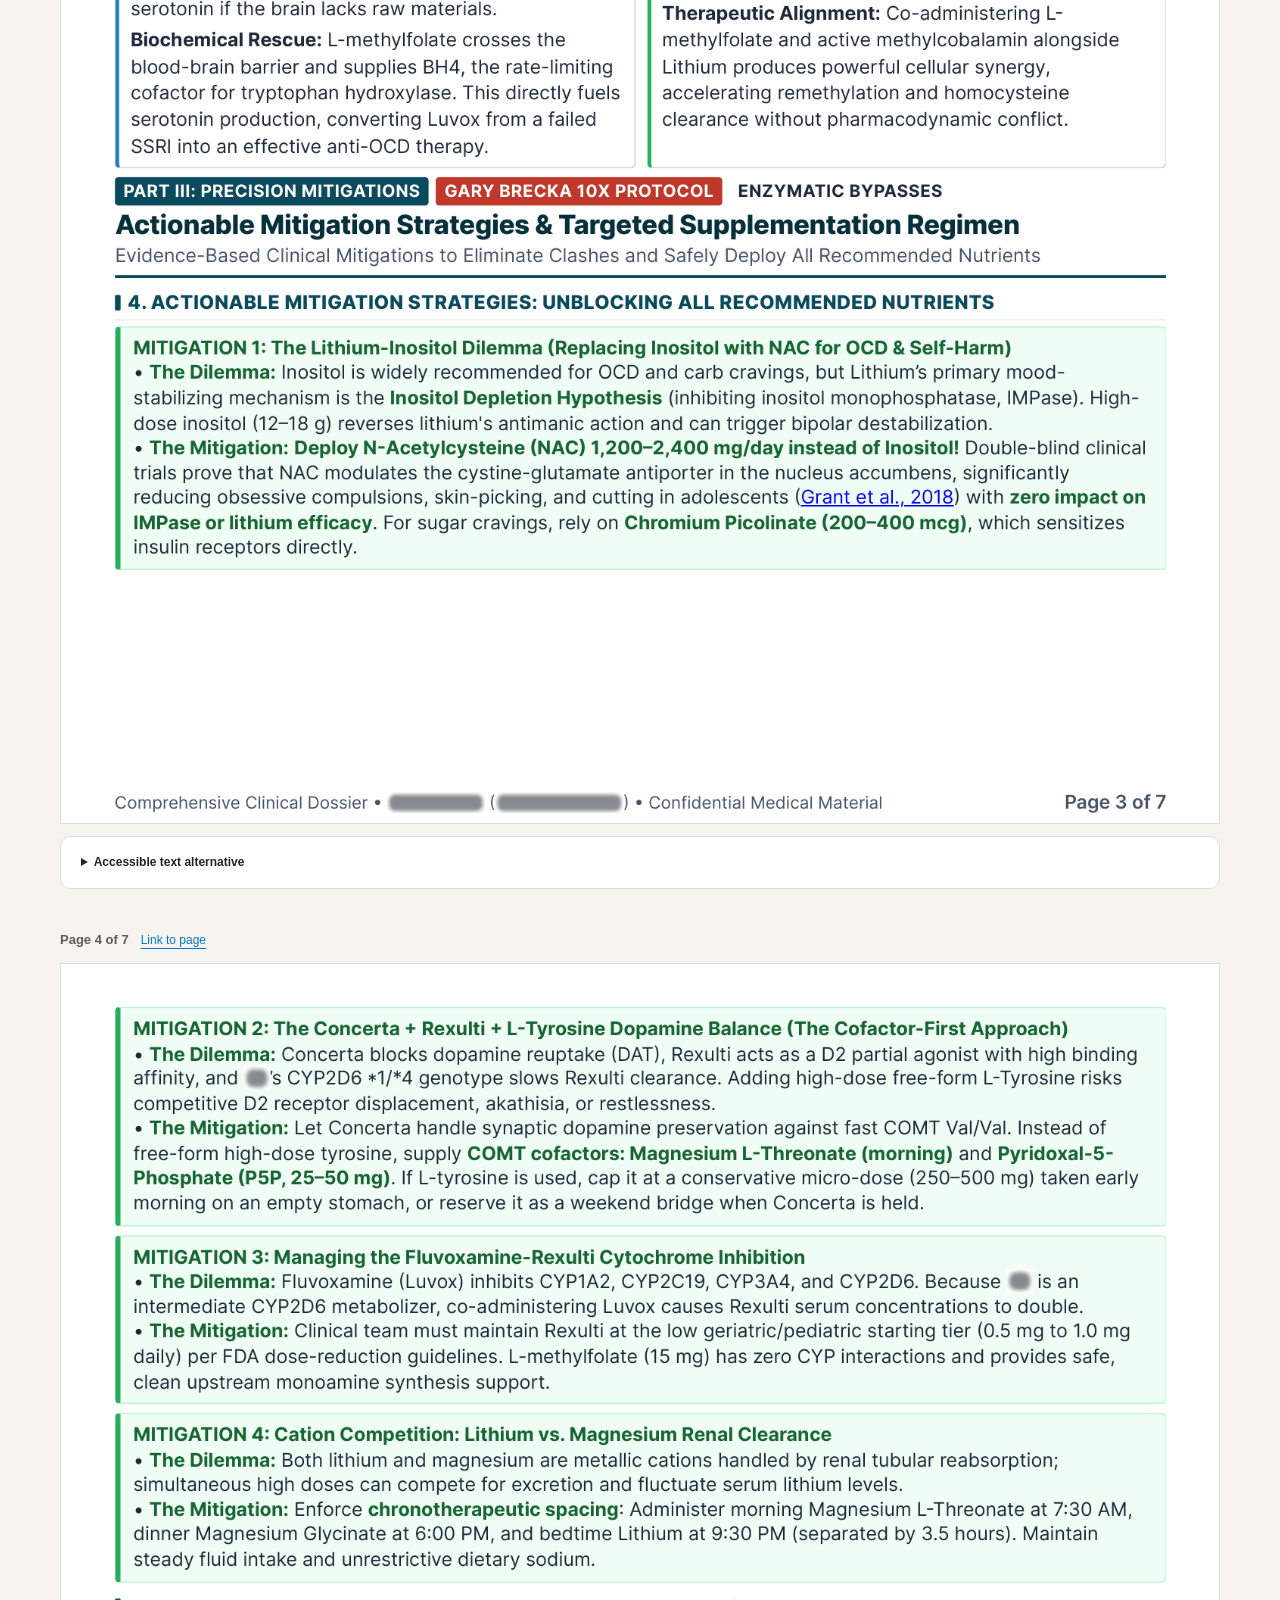
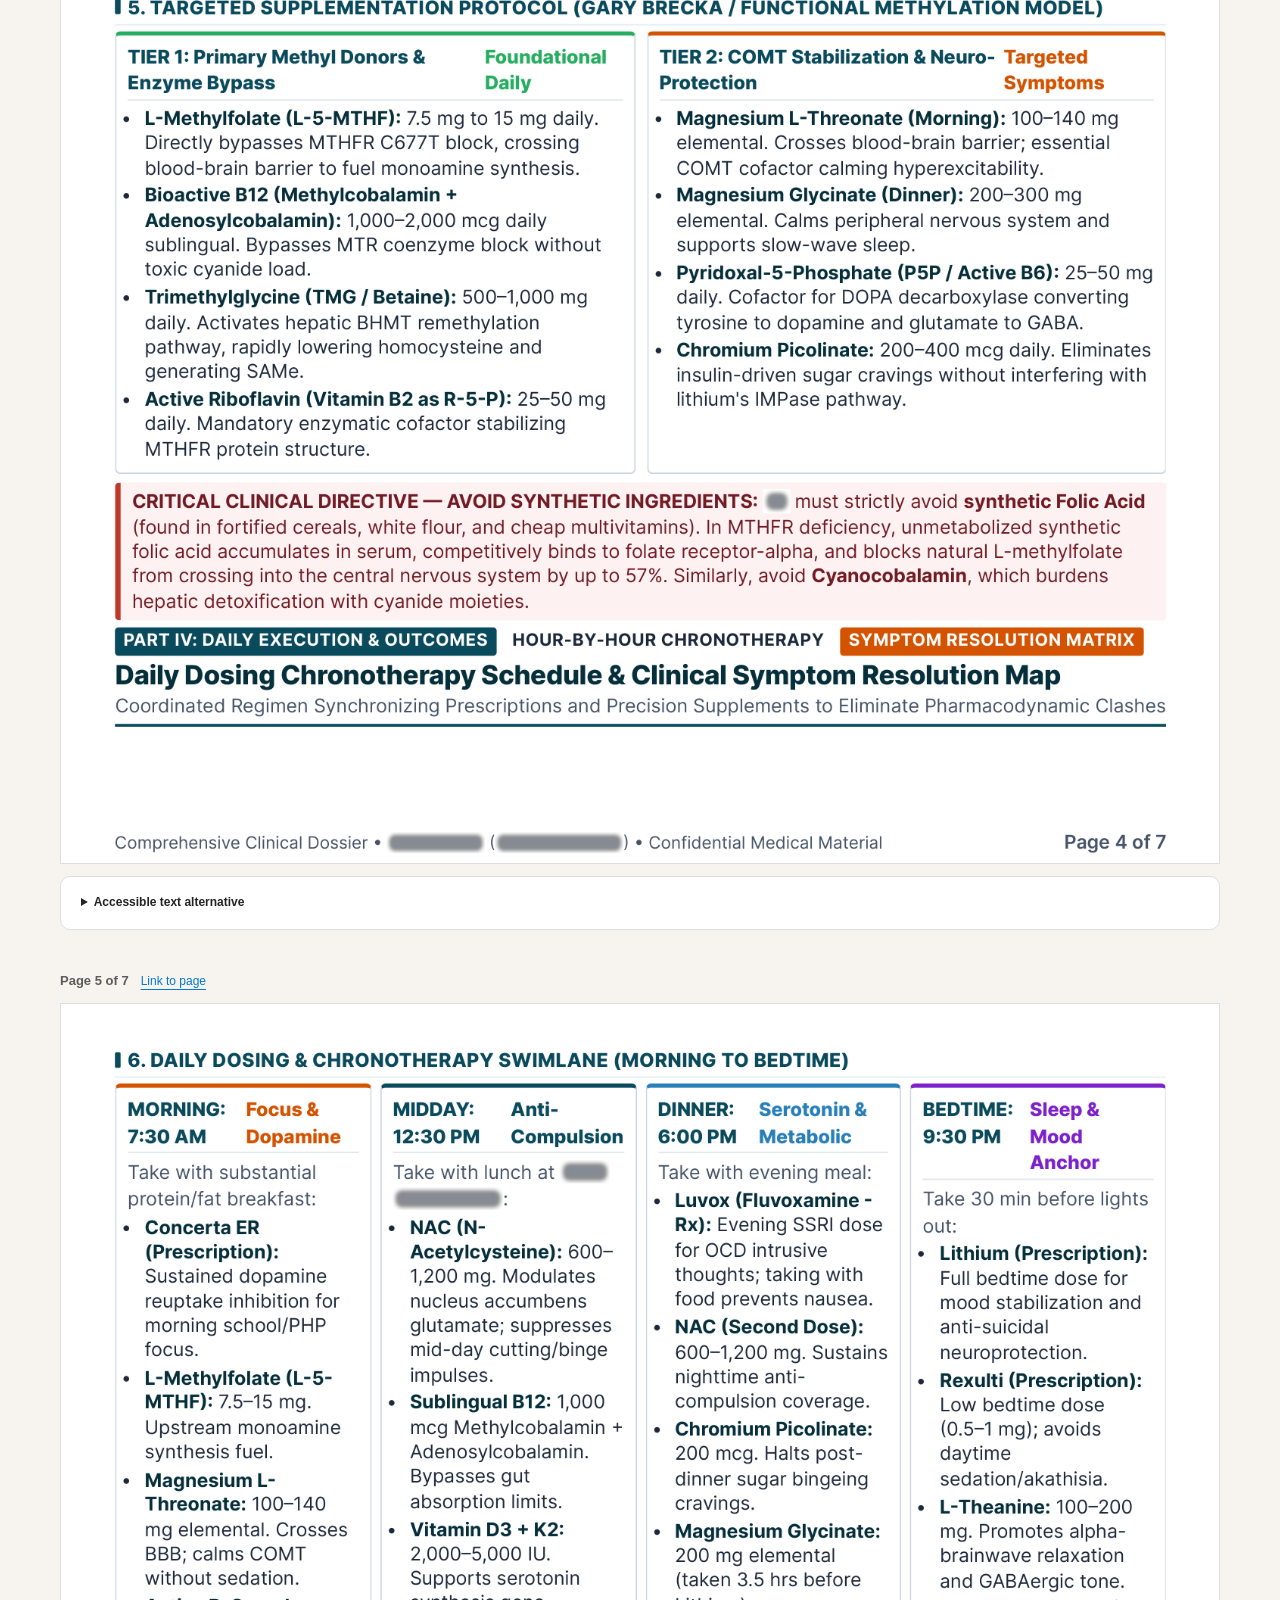
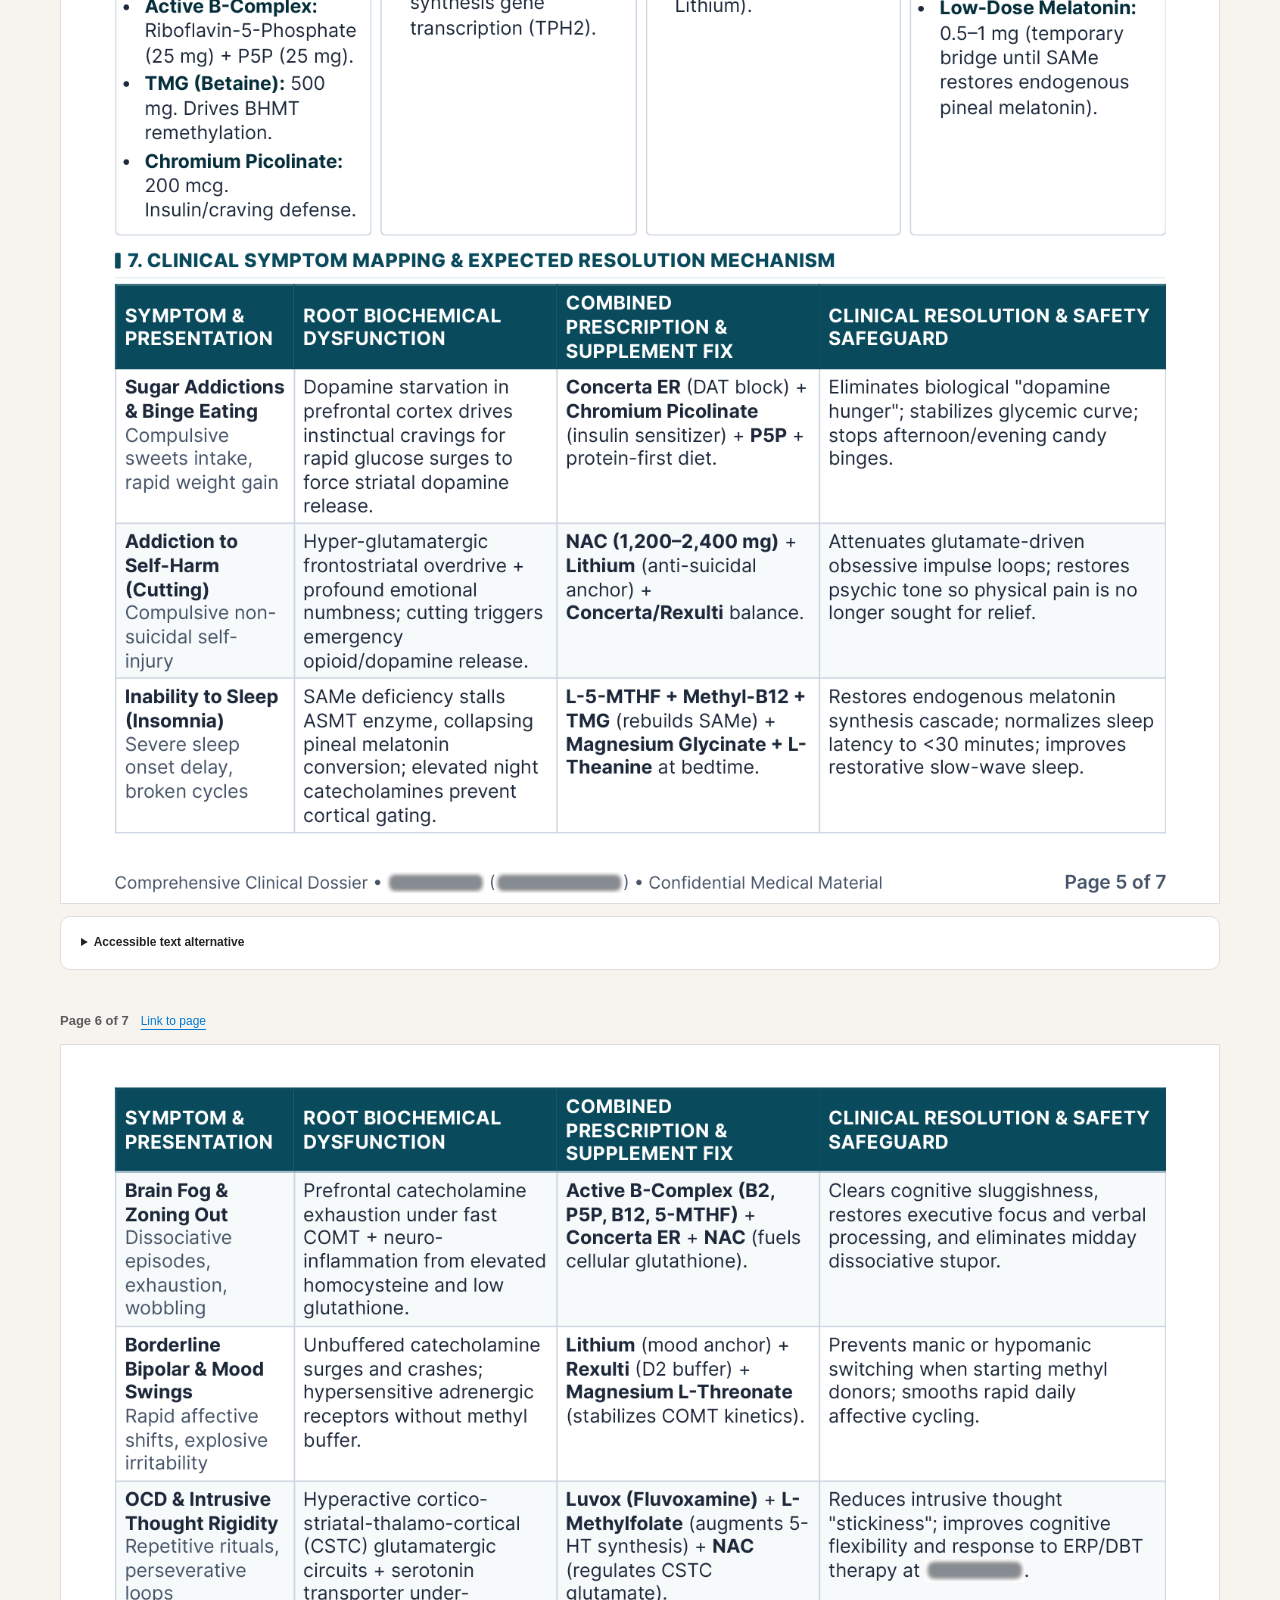
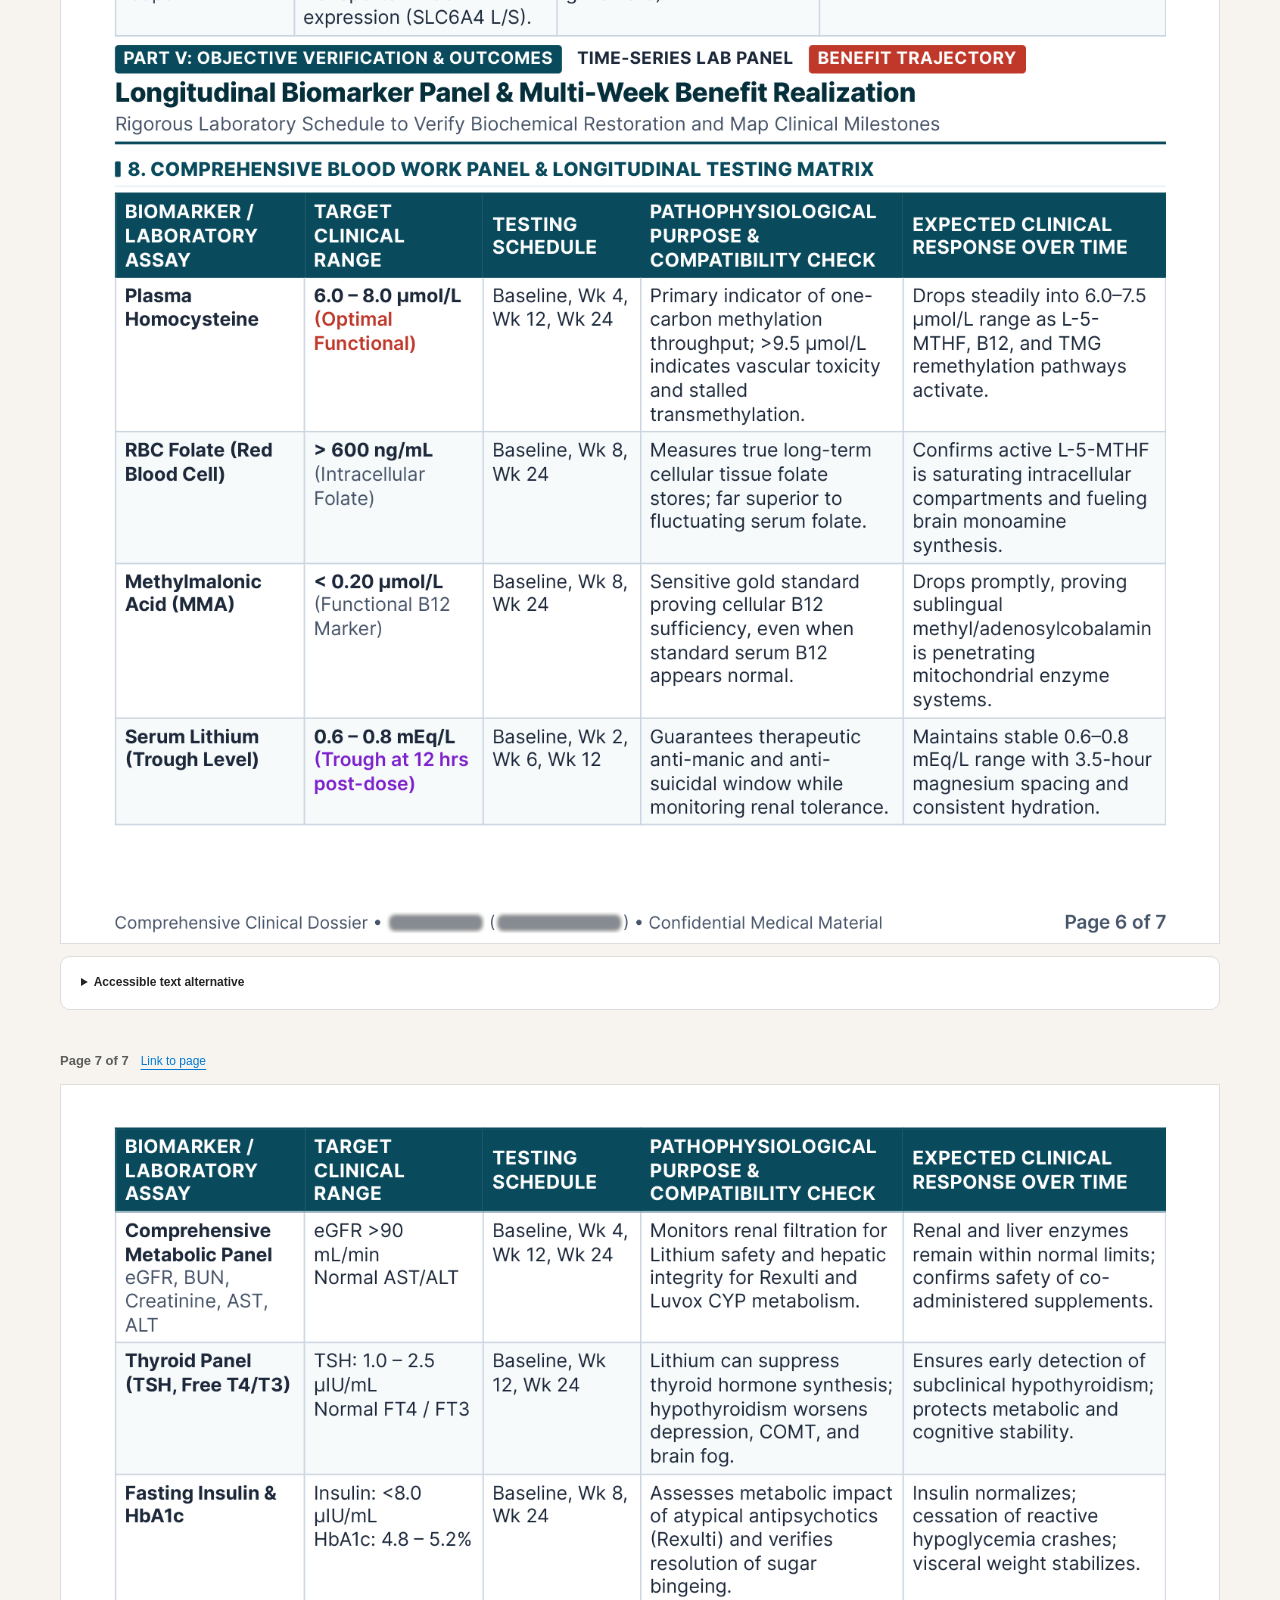
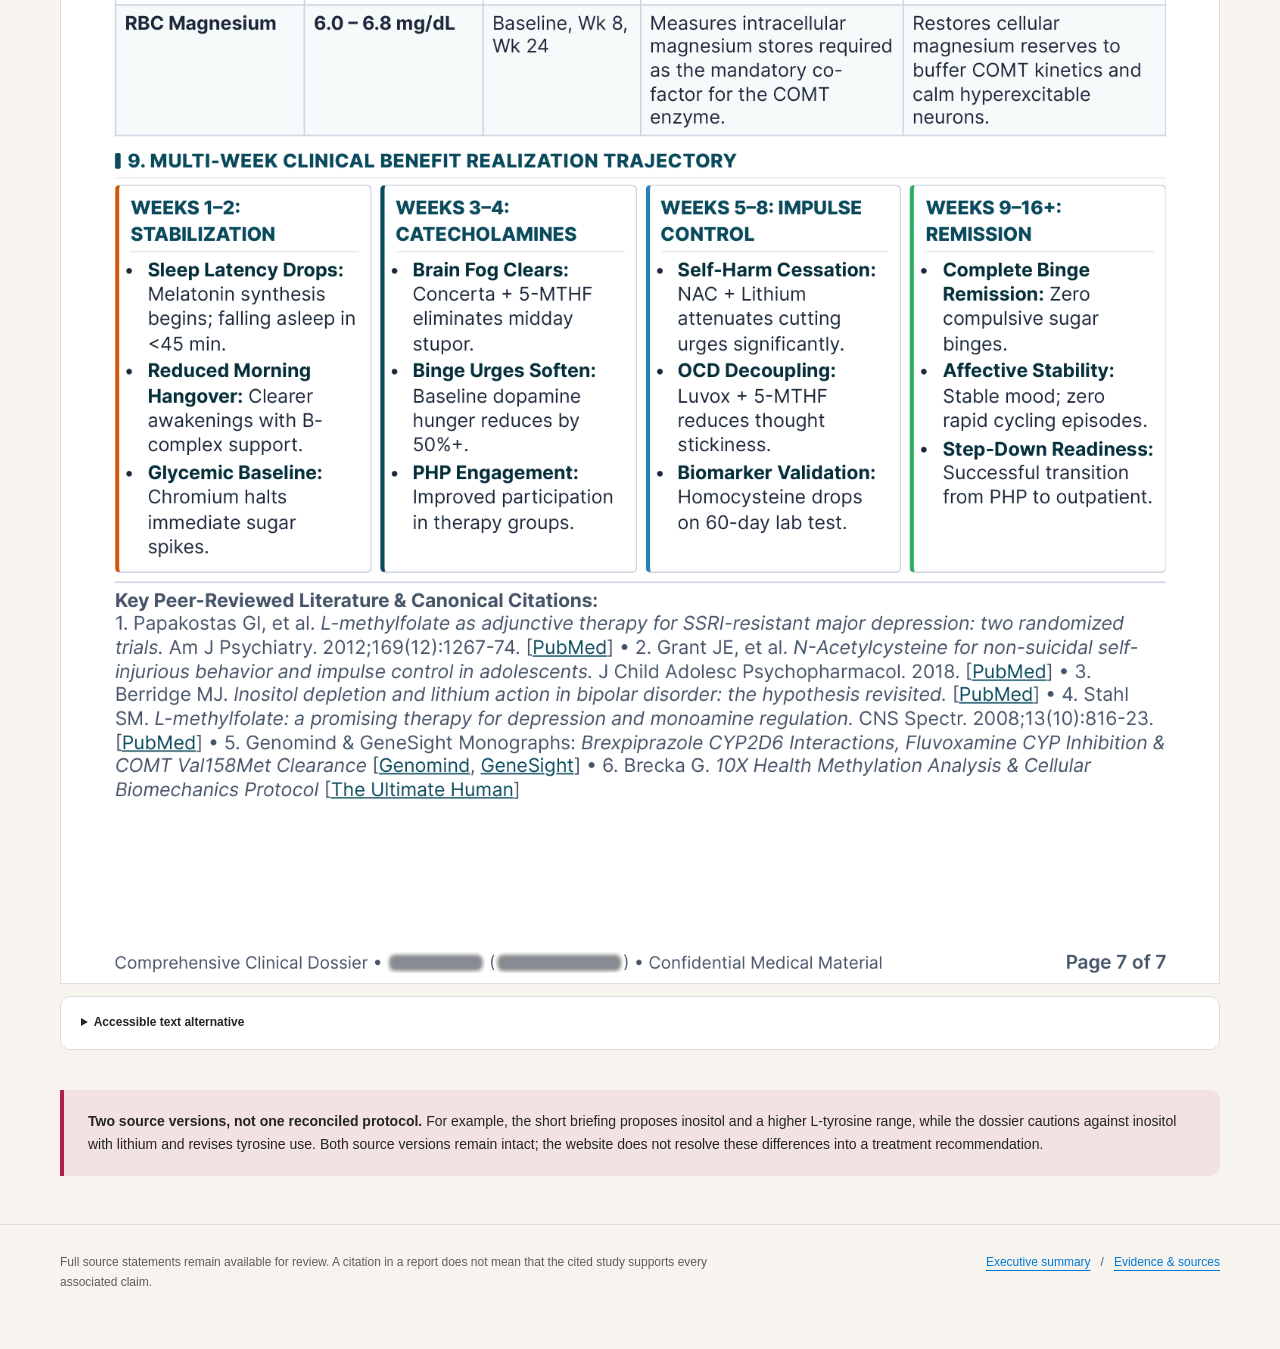
<file: reports.html>
<!doctype html>
<html lang="en">
<head>
  <meta charset="utf-8">
  <meta name="viewport" content="width=device-width, initial-scale=1">
  <meta name="referrer" content="no-referrer">
  <meta name="robots" content="noindex, nofollow, noarchive">
  <title>Full Reports | Methylation Evidence Dashboard</title>
  <script>
    (() => {
      const param = new URLSearchParams(window.location.search).get("scoutTheme");
      const theme =
        param || (window.matchMedia("(prefers-color-scheme: dark)").matches ? "dark" : "light");
      document.documentElement.setAttribute("data-theme", theme);
    })();
  </script>
  <link rel="stylesheet" href="styles.css?v=pdf-original-2">
  <script src="app.js?v=pdf-original-2" defer></script>
</head>
<body data-page="reports">
  <a class="skip" href="#main">Skip to content</a>
  <header><div class="shell topbar">
    <a class="brand" href="index.html"><span class="brand-icon" aria-hidden="true">m</span><span>Methylation<small>Evidence dashboard</small></span></a>
    <nav aria-label="Main navigation"><a href="index.html">Executive summary</a><a href="reports.html" aria-current="page">Full reports</a><a href="references.html">References</a><button class="theme-toggle" type="button" aria-label="Switch color theme">Switch theme</button></nav>
  </div></header>
  <main id="main" class="shell">
    <div class="page-heading"><p class="eyebrow">Source library / Original PDF layouts</p><h1>The actual reports. Original formatting.</h1><p class="lede">View the actual PDFs with their original typography, tables, diagrams, colors, and page layout. Only identifying details are obscured; the clinical content is unchanged.</p></div>
    <aside class="notice"><p><strong>Privacy masks:</strong> names and treatment-clinic details have blur-style masks. Underlying identifying text is permanently removed, not merely hidden by a reversible visual effect. Testing identifiers and care-provider details remain redacted as previously requested.</p><p><strong>Source material, not endorsed guidance.</strong> These are the supplied reports, not a redesigned or corrected treatment plan. Review the <a href="references.html#claim-audit">claim audit and evidence limitations</a> before acting on any clinical statement. Detailed clinical information remains public; these copies are not guaranteed anonymous.</p></aside>
    <div class="toolbar">
      <div class="field"><label for="report-filter">Report</label><select id="report-filter"><option value="report-1">01 / Comprehensive dossier</option><option value="report-2">02 / Clinical briefing</option><option value="all">Both reports</option></select></div>
      <div class="field"><label for="report-view">View</label><select id="report-view"><option value="pdf">Actual PDF viewer</option><option value="images">Original page images</option></select></div>
      <div class="field"><label for="report-search">Find pages containing</label><input id="report-search" type="search" placeholder="Try lithium, COMT, homocysteine..." autocomplete="off"></div>
      <button id="print-reports" type="button">Print visible pages</button>
    </div>
    <p id="report-status" class="status" role="status" aria-live="polite">Loading the redacted source reports...</p>
    <div id="report-content"></div>
    <noscript><div class="notice"><p>Open the complete original-layout PDFs directly:</p><p><a href="downloads/report-1.pdf">Comprehensive dossier (7 pages)</a> &middot; <a href="downloads/report-2.pdf">Clinical briefing (2 pages)</a></p></div></noscript>
    <aside class="notice"><p><strong>Two source versions, not one reconciled protocol.</strong> For example, the short briefing proposes inositol and a higher L-tyrosine range, while the dossier cautions against inositol with lithium and revises tyrosine use. Both source versions remain intact; the website does not resolve these differences into a treatment recommendation.</p></aside>
  </main>
  <footer><div class="shell footer-row"><p>Full source statements remain available for review. A citation in a report does not mean that the cited study supports every associated claim.</p><p><a href="index.html">Executive summary</a> &nbsp; / &nbsp; <a href="references.html">Evidence &amp; sources</a></p></div></footer>
</body>
</html>
</file>
<file: styles.css>
:root {
  color-scheme: light;
  --cp-bg: #f7f4ef;
  --cp-bg-elevated: #fcfbf8;
  --cp-surface: #ffffff;
  --cp-surface-soft: #f5f5f5;
  --cp-border: #dedede;
  --cp-border-strong: #919191;
  --cp-text: #242424;
  --cp-text-muted: #5c5c5c;
  --cp-text-soft: #6f6f6f;
  --cp-accent: #b11f4b;
  --cp-accent-hover: #9a1a41;
  --cp-accent-soft: rgba(177, 31, 75, 0.08);
  --cp-accent-fg: #ffffff;
  --cp-success: #16a34a;
  --cp-danger: #dc2626;
  --cp-warning: #f59e0b;
  --cp-link: #0078d4;
  --cp-shadow: 0 18px 48px rgba(0, 0, 0, 0.12);
  --cp-overlay: rgba(255, 255, 255, 0.8);
  --cp-panel: rgba(255, 255, 255, 0.86);
  --cp-panel-strong: rgba(255, 255, 255, 0.96);
  --cp-sheen: rgba(255, 255, 255, 0.55);
  --cp-highlight: rgba(177, 31, 75, 0.12);
}
html[data-theme="dark"] {
  color-scheme: dark;
  --cp-bg: #3d3b3a;
  --cp-bg-elevated: #343231;
  --cp-surface: #292929;
  --cp-surface-soft: #2e2e2e;
  --cp-border: #474747;
  --cp-border-strong: #5f5f5f;
  --cp-text: #dedede;
  --cp-text-muted: #919191;
  --cp-text-soft: #b0b0b0;
  --cp-accent: #fd8ea1;
  --cp-accent-hover: #fb7b91;
  --cp-accent-soft: rgba(253, 142, 161, 0.14);
  --cp-accent-fg: #1a1a1a;
  --cp-success: #4ade80;
  --cp-danger: #f87171;
  --cp-warning: #fbbf24;
  --cp-link: #4da6ff;
  --cp-shadow: 0 18px 48px rgba(0, 0, 0, 0.32);
  --cp-overlay: rgba(41, 41, 41, 0.88);
  --cp-panel: rgba(41, 41, 41, 0.72);
  --cp-panel-strong: rgba(41, 41, 41, 0.96);
  --cp-sheen: rgba(255, 255, 255, 0.04);
  --cp-highlight: rgba(253, 142, 161, 0.12);
}
* { box-sizing: border-box; }
body { margin: 0; background: var(--cp-bg); color: var(--cp-text); font: 16px/1.65 "Segoe UI", Aptos, Calibri, -apple-system, BlinkMacSystemFont, sans-serif; }
a { color: var(--cp-link); text-underline-offset: 4px; }
a:hover { text-decoration-thickness: 2px; }
button, input, select { font: inherit; }
button, .button { cursor: pointer; border: 1px solid var(--cp-border-strong); border-radius: .625rem; padding: 10px 16px; background: var(--cp-surface); color: var(--cp-text); text-decoration: none; display: inline-flex; align-items: center; justify-content: center; gap: 8px; }
button:hover, .button:hover { background: var(--cp-surface-soft); }
.primary { background: var(--cp-accent); border-color: var(--cp-accent); color: var(--cp-accent-fg); }
.primary:hover { background: var(--cp-accent-hover); }
:focus-visible { outline: 3px solid var(--cp-accent); outline-offset: 4px; }
.skip { position: absolute; top: -100px; left: 16px; z-index: 20; padding: 12px; background: var(--cp-surface); }
.skip:focus { top: 8px; }
.shell { max-width: 1240px; margin: auto; padding: 0 40px; }
header { border-bottom: 1px solid var(--cp-border); background: var(--cp-bg-elevated); }
.topbar { display: flex; align-items: center; justify-content: space-between; gap: 24px; min-height: 92px; }
.brand { color: var(--cp-text); text-decoration: none; font-weight: 700; font-size: 19px; line-height: 1.3; display: flex; align-items: center; gap: 12px; }
.brand-icon { display: grid; place-items: center; width: 40px; height: 40px; border-radius: .625rem; background: var(--cp-accent); color: var(--cp-accent-fg); font: bold 24px Georgia, serif; }
.brand small { display: block; font-size: 11px; text-transform: uppercase; letter-spacing: .16em; font-weight: 600; color: var(--cp-text-muted); margin-top: 4px; }
nav { display: flex; gap: 24px; align-items: center; }
nav a { color: var(--cp-text-muted); text-decoration: none; font-size: 14px; padding: 12px 0; }
nav a[aria-current="page"] { color: var(--cp-accent); box-shadow: inset 0 -2px var(--cp-accent); font-weight: 700; }
.theme-toggle { padding: 8px 12px; font-size: 13px; }
.eyebrow { color: var(--cp-accent); letter-spacing: .16em; text-transform: uppercase; font-size: 12px; font-weight: 750; margin: 0 0 16px; }
.hero { display: grid; grid-template-columns: 1.45fr 1fr; gap: 64px; padding: 64px 0 48px; align-items: center; }
h1 { font-size: clamp(36px, 4.4vw, 58px); font-weight: 650; letter-spacing: -.045em; line-height: 1.08; margin: 0 0 24px; max-width: 780px; }
h2 { font-size: 26px; letter-spacing: -.025em; font-weight: 650; line-height: 1.25; margin: 0 0 16px; }
h3 { font-size: 18px; line-height: 1.35; margin: 0 0 12px; font-weight: 650; }
p { margin: 0 0 16px; }
.lede { color: var(--cp-text-muted); font-size: 18px; max-width: 700px; }
.actions { display: flex; flex-wrap: wrap; gap: 12px; margin-top: 28px; }
.meta { color: var(--cp-text-soft); font-size: 12px; margin-top: 20px; }
.card { background: var(--cp-surface); border: 1px solid var(--cp-border); border-radius: 16px; padding: 28px; }
.snapshot { border-top: 4px solid var(--cp-accent); }
.snapshot dl { margin: 0; }
.snapshot dt { color: var(--cp-text-muted); font-size: 12px; text-transform: uppercase; letter-spacing: .08em; margin-top: 20px; }
.snapshot dd { margin: 4px 0 0; font-size: 15px; }
.pill { display: inline-block; font-size: 11px; font-weight: 750; letter-spacing: .06em; text-transform: uppercase; padding: 4px 9px; border-radius: 6px; color: var(--cp-accent); background: var(--cp-accent-soft); }
.stats { display: grid; grid-template-columns: repeat(4, 1fr); margin: 0 0 32px; border: 1px solid var(--cp-border); border-radius: 16px; background: var(--cp-bg-elevated); overflow: hidden; }
.stat { padding: 24px 28px; border-right: 1px solid var(--cp-border); }
.stat:last-child { border: 0; }
.stat strong { font-size: 32px; font-weight: 650; letter-spacing: -.04em; display: block; line-height: 1.2; }
.stat span { font-size: 13px; color: var(--cp-text-muted); }
.notice { border-left: 4px solid var(--cp-accent); background: var(--cp-accent-soft); border-radius: 0 .625rem .625rem 0; padding: 20px 24px; font-size: 14px; margin-bottom: 32px; }
.notice p:last-child { margin-bottom: 0; }
section.section { padding: 32px 0; }
.section-heading { display: flex; justify-content: space-between; gap: 24px; align-items: baseline; margin-bottom: 20px; }
.section-heading p { max-width: 560px; color: var(--cp-text-muted); font-size: 14px; }
.grid { display: grid; gap: 20px; }
.three { grid-template-columns: repeat(3, 1fr); }
.two { grid-template-columns: repeat(2, 1fr); }
.number { font-size: 12px; color: var(--cp-accent); letter-spacing: .12em; font-weight: 750; margin-bottom: 24px; }
.card p { color: var(--cp-text-muted); font-size: 14px; }
.card p:last-child { margin-bottom: 0; }
.cite { font-size: 12px; font-weight: 600; white-space: nowrap; }
.pathway { display: grid; grid-template-columns: repeat(3, 1fr); gap: 2px; border: 1px solid var(--cp-border); background: var(--cp-border); border-radius: 16px; overflow: hidden; }
.pathway > div { background: var(--cp-bg-elevated); padding: 28px; }
.pathway p { color: var(--cp-text-muted); font-size: 14px; }
.pathway .step { font-size: 12px; color: var(--cp-accent); font-weight: 700; }
.table-wrap { overflow-x: auto; border: 1px solid var(--cp-border); border-radius: 16px; background: var(--cp-surface); }
table { border-collapse: collapse; width: 100%; text-align: left; font-size: 14px; }
th { background: var(--cp-bg-elevated); color: var(--cp-text-muted); font-size: 11px; letter-spacing: .06em; text-transform: uppercase; font-weight: 700; }
th, td { padding: 16px 20px; border-bottom: 1px solid var(--cp-border); vertical-align: top; }
tr:last-child td { border-bottom: 0; }
td:first-child { font-weight: 650; min-width: 155px; }
.fine { color: var(--cp-text-soft); font-size: 12px; }
.report-card { display: flex; flex-direction: column; }
.report-card .actions { margin-top: auto; padding-top: 16px; }
.page-heading { padding: 48px 0 28px; }
.page-heading h1 { font-size: clamp(34px, 4vw, 48px); }
.toolbar { display: flex; align-items: end; gap: 16px; flex-wrap: wrap; margin-bottom: 24px; }
.field { display: flex; flex-direction: column; gap: 6px; flex: 1 1 240px; }
label { font-size: 12px; font-weight: 650; color: var(--cp-text-muted); }
input, select { background: var(--cp-surface); color: var(--cp-text); border: 1px solid var(--cp-border-strong); padding: 11px 14px; border-radius: .625rem; min-width: 0; width: 100%; }
.toolbar .field + .field { flex-grow: 0; }
.status { color: var(--cp-text-muted); font-size: 13px; min-height: 24px; margin: 8px 0 20px; }
.source-report { margin-bottom: 40px; }
.source-head { display: flex; flex-wrap: wrap; justify-content: space-between; gap: 16px; margin-bottom: 16px; align-items: center; }
.source-head .actions { margin-top: 0; }
.pdf-viewer { display: block; width: 100%; height: 1100px; height: min(1100px, 85vh); min-height: 640px; border: 1px solid var(--cp-border); border-radius: .625rem; background: var(--cp-surface); }
.pdf-fallback { margin-top: 12px; }
.pdf-page { margin: 0 0 28px; scroll-margin-top: 20px; }
.pdf-page figcaption { padding: 12px 0; font-size: 13px; font-weight: 650; color: var(--cp-text-muted); }
.pdf-page img { display: block; width: 100%; height: auto; border: 1px solid var(--cp-border); }
.accessible-text { margin-top: 12px; font-size: 12px; }
details { border: 1px solid var(--cp-border); border-radius: .625rem; background: var(--cp-surface); margin-bottom: 12px; }
summary { padding: 16px 20px; cursor: pointer; font-weight: 600; }
details[open] summary { border-bottom: 1px solid var(--cp-border); }
.source-text { white-space: pre-wrap; overflow-wrap: anywhere; font: 14px/1.75 "Segoe UI", Aptos, Calibri, sans-serif; padding: 24px; margin: 0; }
.page-link { font-size: 12px; margin-left: 12px; font-weight: 400; }
mark { background: var(--cp-highlight); color: var(--cp-text); }
.reference { scroll-margin-top: 24px; }
.reference .ref-id { font: 12px Consolas, "Courier New", Courier, monospace; color: var(--cp-accent); }
.reference h3 { margin-top: 12px; }
.reference dl { margin: 16px 0 0; font-size: 13px; }
.reference dt { font-weight: 650; margin-top: 12px; }
.reference dd { margin: 4px 0 0; color: var(--cp-text-muted); }
.reference a { overflow-wrap: anywhere; }
.ref-top { display: flex; justify-content: space-between; gap: 12px; align-items: center; }
.empty { padding: 40px; background: var(--cp-surface); border: 1px solid var(--cp-border); border-radius: 16px; text-align: center; }
.error { border-color: var(--cp-danger); color: var(--cp-danger); }
[hidden] { display: none !important; }
footer { border-top: 1px solid var(--cp-border); margin-top: 48px; padding: 28px 0 40px; font-size: 12px; color: var(--cp-text-muted); }
.footer-row { display: flex; justify-content: space-between; gap: 32px; }
.footer-row p { max-width: 650px; }
@media (max-width: 900px) {
  .shell { padding: 0 24px; }
  .topbar { flex-wrap: wrap; padding-top: 20px; gap: 8px; }
  nav { width: 100%; justify-content: space-between; gap: 12px; }
  .hero { grid-template-columns: 1fr; gap: 28px; padding-top: 40px; }
  .three { grid-template-columns: 1fr; }
  .stats .stat { padding: 20px; }
}
@media (max-width: 600px) {
  .shell { padding: 0 16px; }
  nav { flex-wrap: wrap; gap: 8px 16px; }
  nav a { font-size: 12px; }
  .theme-toggle { font-size: 12px; padding: 5px 8px; }
  .hero { padding-top: 32px; }
  .stats { grid-template-columns: 1fr 1fr; }
  .stat:nth-child(2) { border-right: 0; }
  .stat:nth-child(-n+2) { border-bottom: 1px solid var(--cp-border); }
  .two, .pathway { grid-template-columns: 1fr; }
  .section-heading, .footer-row { display: block; }
  .card, .pathway > div { padding: 24px; }
  .source-text { padding: 16px; font-size: 13px; }
  .actions .button { flex: 1 1 auto; }
  .toolbar { align-items: stretch; }
}
@media print {
  html[data-theme] { color-scheme: light; --cp-bg: var(--cp-surface); }
  header, footer, .toolbar, .actions, .skip, .page-link, .source-head .button { display: none; }
  .shell { max-width: none; padding: 0; }
  .card, details, .notice { break-inside: avoid; }
  .source-text { font-size: 10pt; padding: 8px; }
  .source-report details, .pdf-viewer, .pdf-fallback { display: none; }
  .pdf-page { break-after: page; margin: 0; }
  .pdf-page figcaption { display: none; }
  .pdf-page img { border: 0; }
  h1 { font-size: 30pt; }
  a { color: inherit; }
}
</file>
